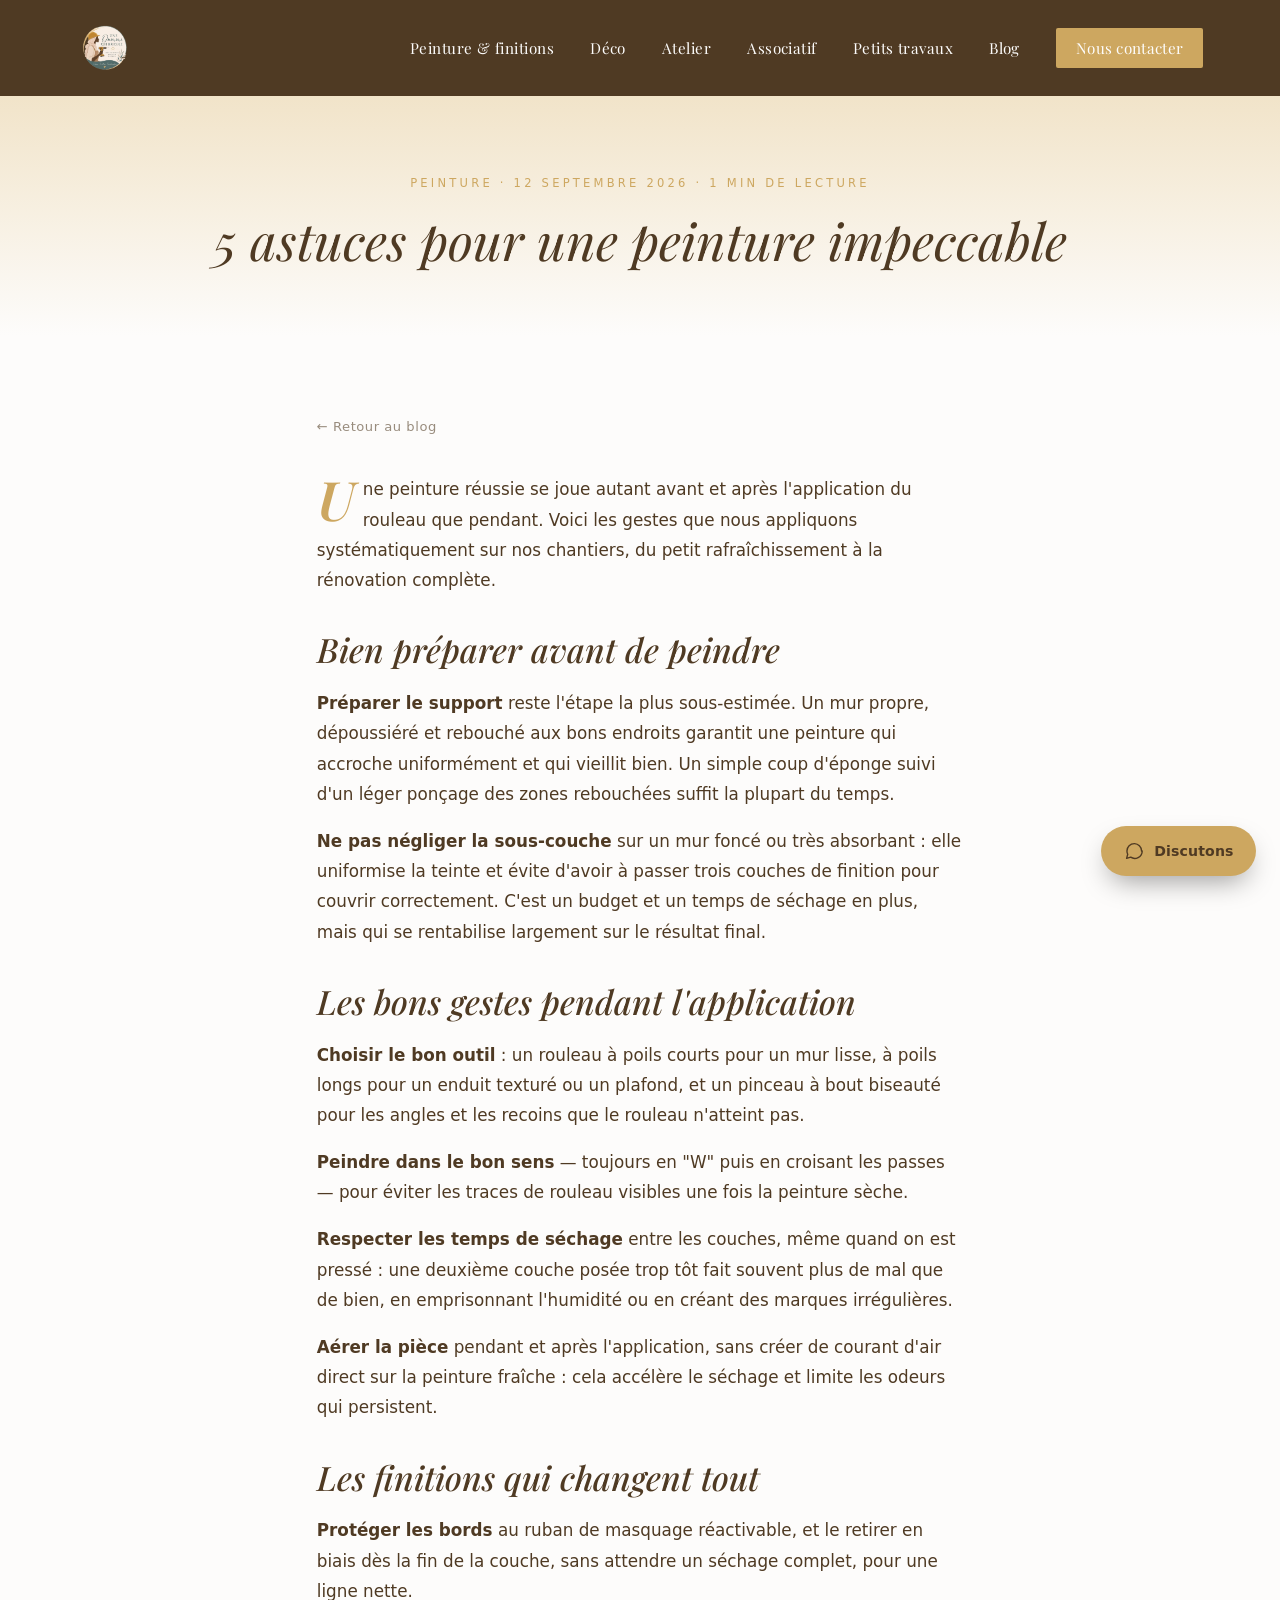
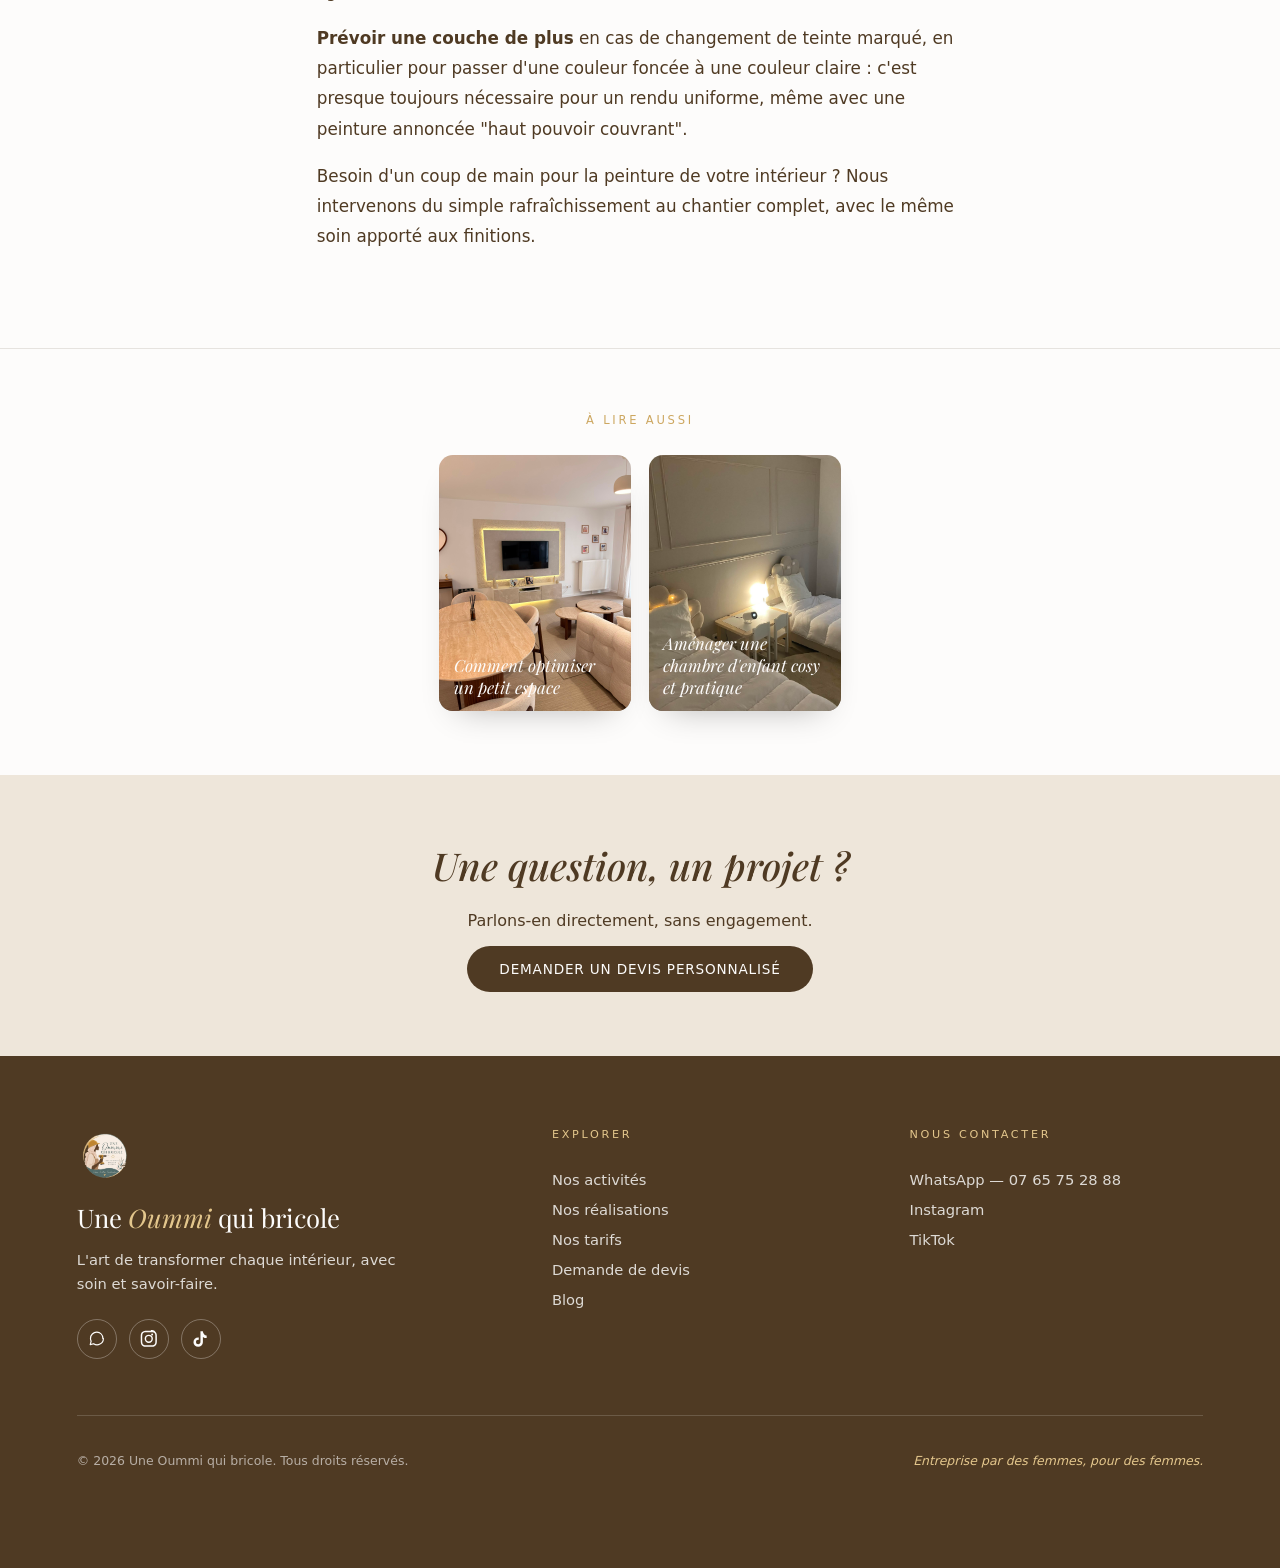
<file: blog-astuces-peinture.html>
<!DOCTYPE html>
<html lang="fr">
<head>
<meta charset="utf-8">
<meta name="viewport" content="width=device-width, initial-scale=1">
<title>5 astuces pour une peinture impeccable — Blog Une Oummi qui bricole</title>
<meta name="description" content="Les gestes simples qui font toute la différence sur un mur fraîchement repeint.">
<link rel="stylesheet" href="pages.css">
</head>
<body>
  <nav class="nav">
    <a class="brand" href="index.html"><img src="logo.png" alt="Une Oummi qui bricole" /></a>
    <ul class="pillars">
      <li><a href="index.html#univers">Peinture &amp; finitions</a></li>
      <li><a href="index.html#univers">Déco</a></li>
      <li><a href="index.html#univers">Atelier</a></li>
      <li><a href="index.html#univers">Associatif</a></li>
      <li><a href="index.html#univers">Petits travaux</a></li>
      <li><a href="blog.html">Blog</a></li>
      <li class="pillars-cta"><a class="cta-nav" href="index.html#devis">Nous contacter</a></li>
    </ul>
    <button class="nav-burger" id="navBurger" aria-label="Menu" aria-expanded="false"><span></span><span></span><span></span></button>
  </nav>

  <div class="page-title-block">
    <p class="page-eyebrow">Peinture &middot; 12 septembre 2026 &middot; 1 min de lecture</p>
    <h1 class="page-title">5 astuces pour une peinture impeccable</h1>
  </div>

  <div class="page-content">
    <a class="page-back" href="blog.html">&larr; Retour au blog</a>
    <div class="article-body reveal-stagger">
      <p>Une peinture réussie se joue autant avant et après l'application du rouleau que pendant. Voici les gestes que nous appliquons systématiquement sur nos chantiers, du petit rafraîchissement à la rénovation complète.</p>
      <h2>Bien préparer avant de peindre</h2>
      <p><strong>Préparer le support</strong> reste l'étape la plus sous-estimée. Un mur propre, dépoussiéré et rebouché aux bons endroits garantit une peinture qui accroche uniformément et qui vieillit bien. Un simple coup d'éponge suivi d'un léger ponçage des zones rebouchées suffit la plupart du temps.</p>
      <p><strong>Ne pas négliger la sous-couche</strong> sur un mur foncé ou très absorbant : elle uniformise la teinte et évite d'avoir à passer trois couches de finition pour couvrir correctement. C'est un budget et un temps de séchage en plus, mais qui se rentabilise largement sur le résultat final.</p>
      <h2>Les bons gestes pendant l'application</h2>
      <p><strong>Choisir le bon outil</strong> : un rouleau à poils courts pour un mur lisse, à poils longs pour un enduit texturé ou un plafond, et un pinceau à bout biseauté pour les angles et les recoins que le rouleau n'atteint pas.</p>
      <p><strong>Peindre dans le bon sens</strong> — toujours en "W" puis en croisant les passes — pour éviter les traces de rouleau visibles une fois la peinture sèche.</p>
      <p><strong>Respecter les temps de séchage</strong> entre les couches, même quand on est pressé : une deuxième couche posée trop tôt fait souvent plus de mal que de bien, en emprisonnant l'humidité ou en créant des marques irrégulières.</p>
      <p><strong>Aérer la pièce</strong> pendant et après l'application, sans créer de courant d'air direct sur la peinture fraîche : cela accélère le séchage et limite les odeurs qui persistent.</p>
      <h2>Les finitions qui changent tout</h2>
      <p><strong>Protéger les bords</strong> au ruban de masquage réactivable, et le retirer en biais dès la fin de la couche, sans attendre un séchage complet, pour une ligne nette.</p>
      <p><strong>Prévoir une couche de plus</strong> en cas de changement de teinte marqué, en particulier pour passer d'une couleur foncée à une couleur claire : c'est presque toujours nécessaire pour un rendu uniforme, même avec une peinture annoncée "haut pouvoir couvrant".</p>
      <p>Besoin d'un coup de main pour la peinture de votre intérieur ? Nous intervenons du simple rafraîchissement au chantier complet, avec le même soin apporté aux finitions.</p>
    </div>
  </div>

  <div class="related">
    <p class="related-title">À lire aussi</p>
    <div class="related-grid">
      <a class="related-card" href="blog-optimiser-petit-espace.html">
        <img src="salon-sejour.jpg" alt="" loading="lazy">
        <span>Comment optimiser un petit espace</span>
      </a>
      <a class="related-card" href="blog-choisir-artisan.html">
        <img src="projet-chambre-enfants.jpg" alt="" loading="lazy">
        <span>Aménager une chambre d'enfant cosy et pratique</span>
      </a>
    </div>
  </div>

  <div class="page-cta">
    <h2>Une question, un projet&nbsp;?</h2>
    <p>Parlons-en directement, sans engagement.</p>
    <a class="page-cta-btn" href="index.html#devis">Demander un devis personnalisé</a>
  </div>

  <footer class="site-footer">
    <div class="footer-top">
      <div class="footer-brand">
        <img src="logo.png" alt="Une Oummi qui bricole" class="footer-logo-img" />
        <p class="footer-logo">Une <span class="footer-logo-italic">Oummi</span> qui bricole</p>
        <p class="footer-tagline">L'art de transformer chaque intérieur, avec soin et savoir-faire.</p>
        <div class="footer-social">
          <a href="https://wa.me/33765752888" target="_blank" rel="noopener" aria-label="WhatsApp">
            <svg viewBox="0 0 24 24" aria-hidden="true" stroke-linecap="round" stroke-linejoin="round"><path d="M21 11.5a8.38 8.38 0 0 1-4.7 7.6 8.5 8.5 0 0 1-8.6-.4L3 20l1.3-4.7a8.38 8.38 0 0 1-.9-3.8 8.5 8.5 0 0 1 8.5-8.5h.3a8.48 8.48 0 0 1 8 8v.5z"/></svg>
          </a>
          <a href="https://www.instagram.com/une_oummi_qui_bricole/" target="_blank" rel="noopener" aria-label="Instagram">
            <svg viewBox="0 0 24 24" aria-hidden="true"><path d="M12 2.982c2.937 0 3.285.011 4.445.064 1.07.049 1.645.218 2.03.362.51.198.876.436 1.258.818.383.383.62.749.818 1.258.144.385.313.96.362 2.03.053 1.16.064 1.508.064 4.445s-.011 3.285-.064 4.445c-.049 1.07-.218 1.645-.362 2.03a3.48 3.48 0 0 1-.818 1.258 3.48 3.48 0 0 1-1.258.818c-.385.144-.96.313-2.03.362-1.16.053-1.508.064-4.445.064s-3.285-.011-4.445-.064c-1.07-.049-1.645-.218-2.03-.362a3.48 3.48 0 0 1-1.258-.818 3.48 3.48 0 0 1-.818-1.258c-.144-.385-.313-.96-.362-2.03-.053-1.16-.064-1.508-.064-4.445s.011-3.285.064-4.445c.049-1.07.218-1.645.362-2.03.198-.51.436-.876.818-1.258a3.48 3.48 0 0 1 1.258-.818c.385-.144.96-.313 2.03-.362 1.16-.053 1.508-.064 4.445-.064M12 1c-2.987 0-3.362.013-4.535.066-1.17.054-1.97.24-2.67.512a5.46 5.46 0 0 0-1.976 1.287 5.46 5.46 0 0 0-1.287 1.976c-.272.7-.458 1.5-.512 2.67C1.013 8.638 1 9.013 1 12s.013 3.362.066 4.535c.054 1.17.24 1.97.512 2.67a5.46 5.46 0 0 0 1.287 1.976 5.46 5.46 0 0 0 1.976 1.287c.7.272 1.5.458 2.67.512C8.638 22.987 9.013 23 12 23s3.362-.013 4.535-.066c1.17-.054 1.97-.24 2.67-.512a5.46 5.46 0 0 0 1.976-1.287 5.46 5.46 0 0 0 1.287-1.976c.272-.7.458-1.5.512-2.67.053-1.173.066-1.548.066-4.535s-.013-3.362-.066-4.535c-.054-1.17-.24-1.97-.512-2.67a5.46 5.46 0 0 0-1.287-1.976A5.46 5.46 0 0 0 19.205.578c-.7-.272-1.5-.458-2.67-.512C15.362 1.013 14.987 1 12 1zm0 5.351A5.649 5.649 0 1 0 12 17.649 5.649 5.649 0 0 0 12 6.351zm0 9.316a3.667 3.667 0 1 1 0-7.334 3.667 3.667 0 0 1 0 7.334zm5.884-9.54a1.32 1.32 0 1 1-2.64 0 1.32 1.32 0 0 1 2.64 0z"/></svg>
          </a>
          <a href="https://www.tiktok.com/@une.oummi.qui.bricole" target="_blank" rel="noopener" aria-label="TikTok">
            <svg viewBox="0 0 24 24" aria-hidden="true"><path d="M16.6 5.82c-1.1-1.02-1.72-2.45-1.72-3.97h-3.35v14.6c0 1.7-1.38 3.08-3.08 3.08a3.08 3.08 0 0 1 0-6.16c.28 0 .55.04.8.11V10.2a6.44 6.44 0 0 0-.8-.05A6.43 6.43 0 0 0 2 16.58 6.43 6.43 0 0 0 8.43 23a6.43 6.43 0 0 0 6.43-6.42V9.4a9.03 9.03 0 0 0 5.14 1.6V7.66c-1.19 0-2.29-.38-3.4-1.84z"/></svg>
          </a>
        </div>
      </div>

      <div class="footer-col">
        <p class="footer-col-title">Explorer</p>
        <a href="index.html#univers">Nos activités</a>
        <a href="index.html#realisations">Nos réalisations</a>
        <a href="index.html#tarifs">Nos tarifs</a>
        <a href="index.html#devis">Demande de devis</a>
        <a href="blog.html">Blog</a>
      </div>

      <div class="footer-col">
        <p class="footer-col-title">Nous contacter</p>
        <a href="https://wa.me/33765752888" target="_blank" rel="noopener">WhatsApp — 07 65 75 28 88</a>
        <a href="https://www.instagram.com/une_oummi_qui_bricole/" target="_blank" rel="noopener">Instagram</a>
        <a href="https://www.tiktok.com/@une.oummi.qui.bricole" target="_blank" rel="noopener">TikTok</a>
      </div>
    </div>

    <div class="footer-bottom">
      <p>&copy; 2026 Une Oummi qui bricole. Tous droits réservés.</p>
      <p class="footer-signature">Entreprise par des femmes, pour des femmes.</p>
    </div>
  </footer>

  <a class="whatsapp-float" href="https://wa.me/33765752888" target="_blank" rel="noopener" aria-label="Discuter avec nous">
    <svg viewBox="0 0 24 24" aria-hidden="true" stroke-linecap="round" stroke-linejoin="round"><path d="M21 11.5a8.38 8.38 0 0 1-4.7 7.6 8.5 8.5 0 0 1-8.6-.4L3 20l1.3-4.7a8.38 8.38 0 0 1-.9-3.8 8.5 8.5 0 0 1 8.5-8.5h.3a8.48 8.48 0 0 1 8 8v.5z"/></svg>
    <span>Discutons</span>
  </a>
  <script src="pages.js"></script>

</body>
</html>
</file>
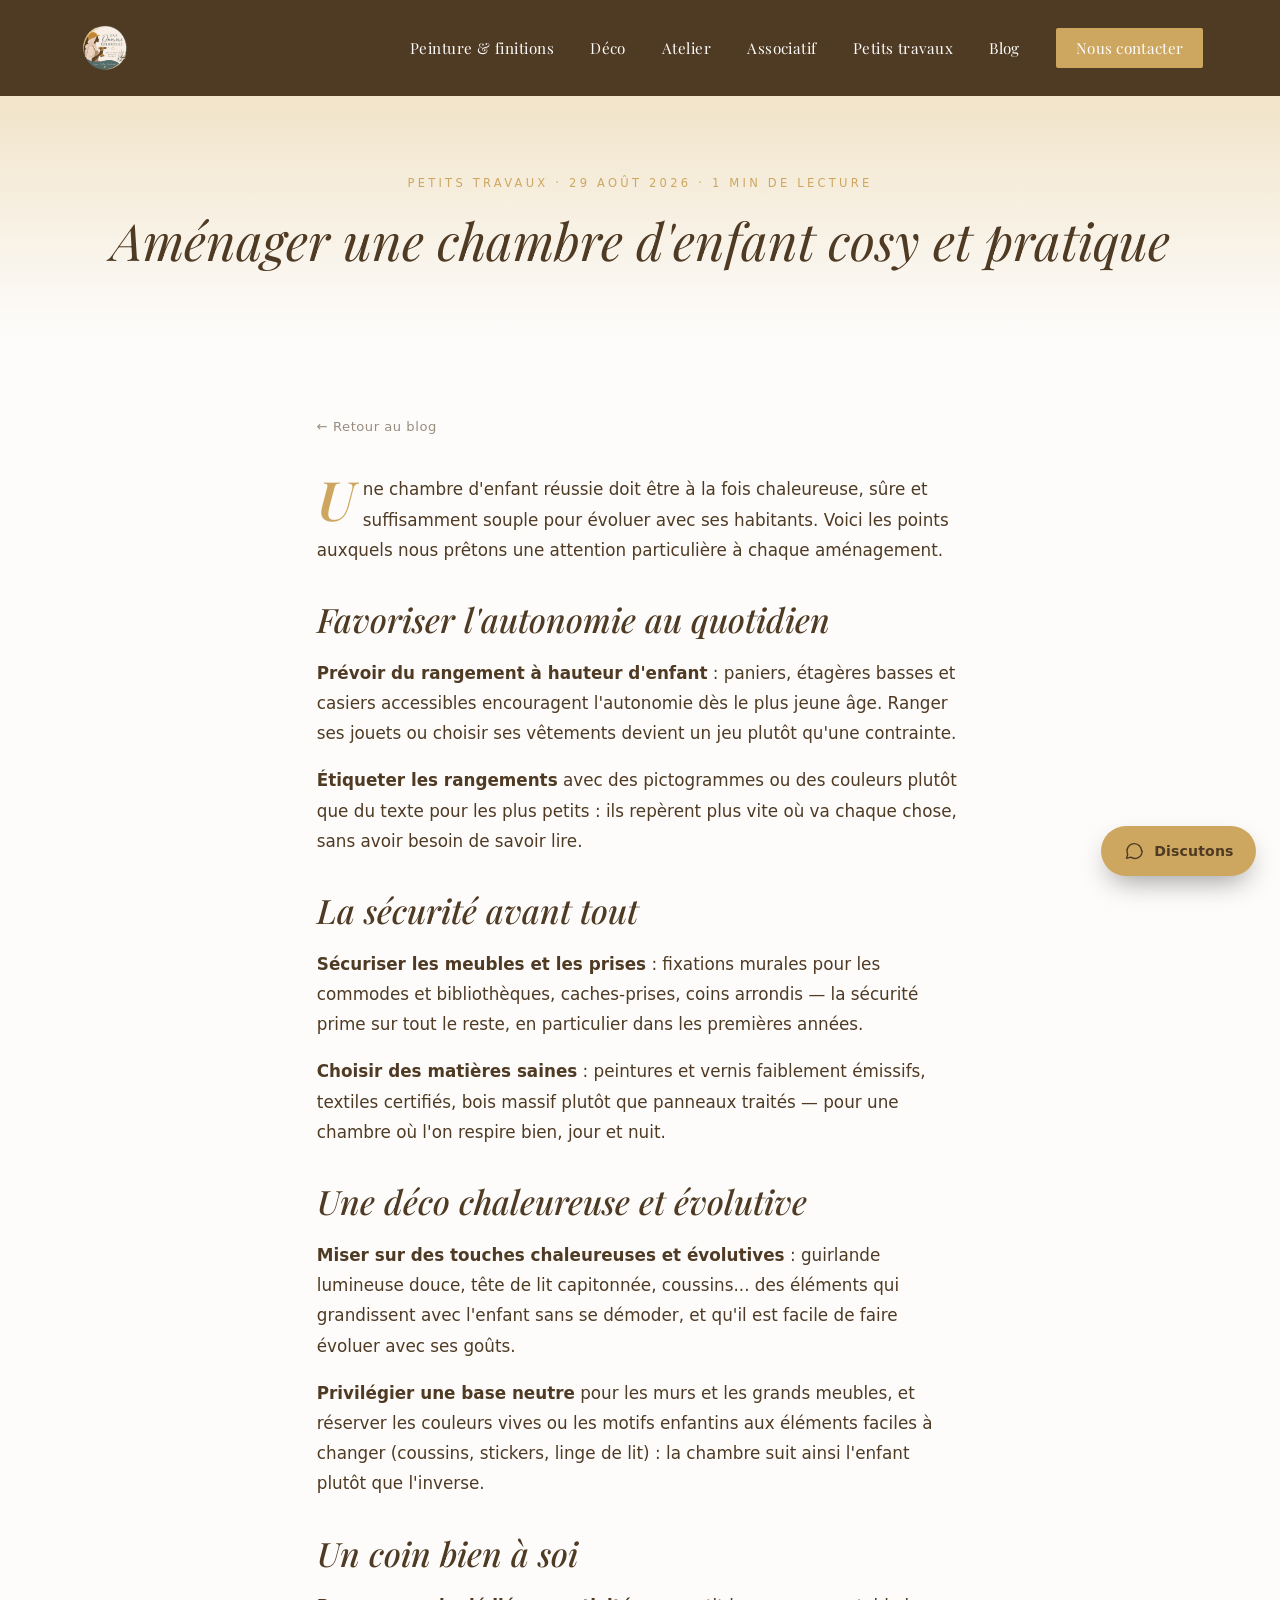
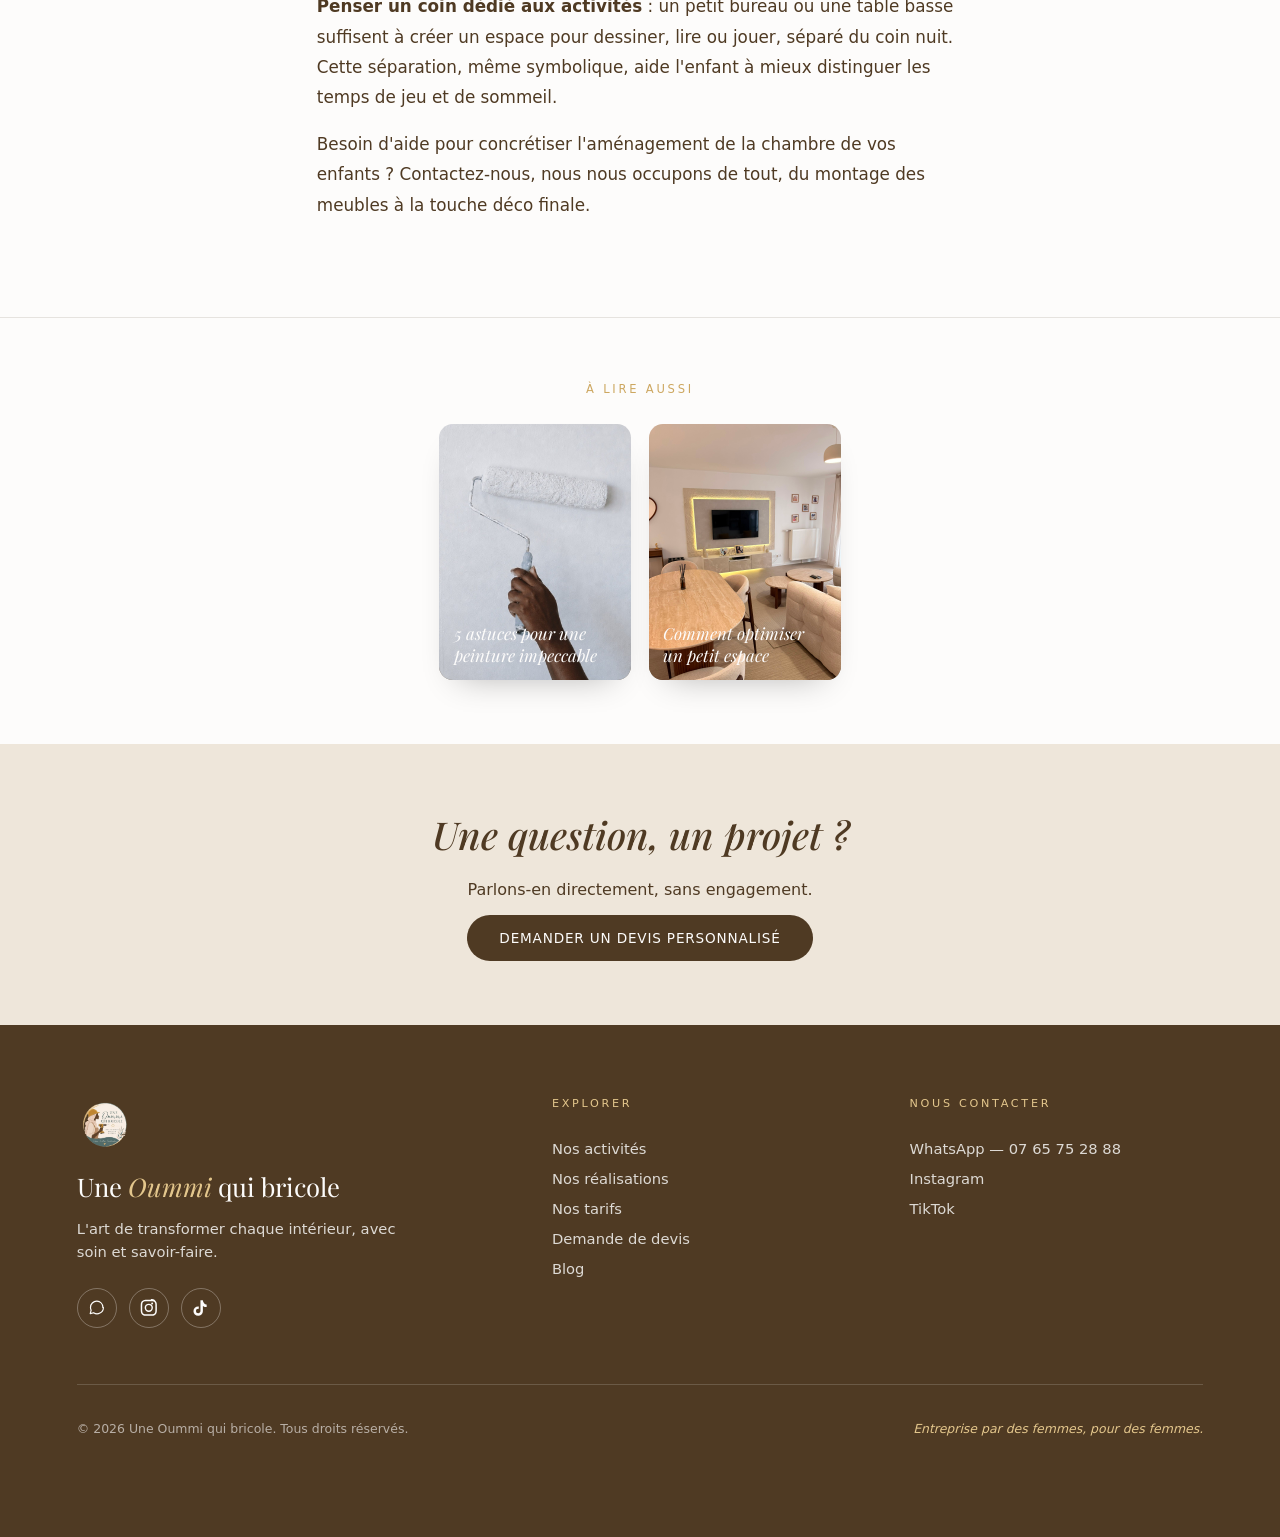
<file: blog-choisir-artisan.html>
<!DOCTYPE html>
<html lang="fr">
<head>
<meta charset="utf-8">
<meta name="viewport" content="width=device-width, initial-scale=1">
<title>Aménager une chambre d'enfant cosy et pratique — Blog Une Oummi qui bricole</title>
<meta name="description" content="Rangement, sécurité et petites touches déco pour une chambre d'enfant chaleureuse et bien pensée.">
<link rel="stylesheet" href="pages.css">
</head>
<body>
  <nav class="nav">
    <a class="brand" href="index.html"><img src="logo.png" alt="Une Oummi qui bricole" /></a>
    <ul class="pillars">
      <li><a href="index.html#univers">Peinture &amp; finitions</a></li>
      <li><a href="index.html#univers">Déco</a></li>
      <li><a href="index.html#univers">Atelier</a></li>
      <li><a href="index.html#univers">Associatif</a></li>
      <li><a href="index.html#univers">Petits travaux</a></li>
      <li><a href="blog.html">Blog</a></li>
      <li class="pillars-cta"><a class="cta-nav" href="index.html#devis">Nous contacter</a></li>
    </ul>
    <button class="nav-burger" id="navBurger" aria-label="Menu" aria-expanded="false"><span></span><span></span><span></span></button>
  </nav>

  <div class="page-title-block">
    <p class="page-eyebrow">Petits travaux &middot; 29 août 2026 &middot; 1 min de lecture</p>
    <h1 class="page-title">Aménager une chambre d'enfant cosy et pratique</h1>
  </div>

  <div class="page-content">
    <a class="page-back" href="blog.html">&larr; Retour au blog</a>
    <div class="article-body reveal-stagger">
      <p>Une chambre d'enfant réussie doit être à la fois chaleureuse, sûre et suffisamment souple pour évoluer avec ses habitants. Voici les points auxquels nous prêtons une attention particulière à chaque aménagement.</p>
      <h2>Favoriser l'autonomie au quotidien</h2>
      <p><strong>Prévoir du rangement à hauteur d'enfant</strong> : paniers, étagères basses et casiers accessibles encouragent l'autonomie dès le plus jeune âge. Ranger ses jouets ou choisir ses vêtements devient un jeu plutôt qu'une contrainte.</p>
      <p><strong>Étiqueter les rangements</strong> avec des pictogrammes ou des couleurs plutôt que du texte pour les plus petits : ils repèrent plus vite où va chaque chose, sans avoir besoin de savoir lire.</p>
      <h2>La sécurité avant tout</h2>
      <p><strong>Sécuriser les meubles et les prises</strong> : fixations murales pour les commodes et bibliothèques, caches-prises, coins arrondis — la sécurité prime sur tout le reste, en particulier dans les premières années.</p>
      <p><strong>Choisir des matières saines</strong> : peintures et vernis faiblement émissifs, textiles certifiés, bois massif plutôt que panneaux traités — pour une chambre où l'on respire bien, jour et nuit.</p>
      <h2>Une déco chaleureuse et évolutive</h2>
      <p><strong>Miser sur des touches chaleureuses et évolutives</strong> : guirlande lumineuse douce, tête de lit capitonnée, coussins... des éléments qui grandissent avec l'enfant sans se démoder, et qu'il est facile de faire évoluer avec ses goûts.</p>
      <p><strong>Privilégier une base neutre</strong> pour les murs et les grands meubles, et réserver les couleurs vives ou les motifs enfantins aux éléments faciles à changer (coussins, stickers, linge de lit) : la chambre suit ainsi l'enfant plutôt que l'inverse.</p>
      <h2>Un coin bien à soi</h2>
      <p><strong>Penser un coin dédié aux activités</strong> : un petit bureau ou une table basse suffisent à créer un espace pour dessiner, lire ou jouer, séparé du coin nuit. Cette séparation, même symbolique, aide l'enfant à mieux distinguer les temps de jeu et de sommeil.</p>
      <p>Besoin d'aide pour concrétiser l'aménagement de la chambre de vos enfants ? Contactez-nous, nous nous occupons de tout, du montage des meubles à la touche déco finale.</p>
    </div>
  </div>

  <div class="related">
    <p class="related-title">À lire aussi</p>
    <div class="related-grid">
      <a class="related-card" href="blog-astuces-peinture.html">
        <img src="associatif-photo.jpg" alt="" loading="lazy">
        <span>5 astuces pour une peinture impeccable</span>
      </a>
      <a class="related-card" href="blog-optimiser-petit-espace.html">
        <img src="salon-sejour.jpg" alt="" loading="lazy">
        <span>Comment optimiser un petit espace</span>
      </a>
    </div>
  </div>

  <div class="page-cta">
    <h2>Une question, un projet&nbsp;?</h2>
    <p>Parlons-en directement, sans engagement.</p>
    <a class="page-cta-btn" href="index.html#devis">Demander un devis personnalisé</a>
  </div>

  <footer class="site-footer">
    <div class="footer-top">
      <div class="footer-brand">
        <img src="logo.png" alt="Une Oummi qui bricole" class="footer-logo-img" />
        <p class="footer-logo">Une <span class="footer-logo-italic">Oummi</span> qui bricole</p>
        <p class="footer-tagline">L'art de transformer chaque intérieur, avec soin et savoir-faire.</p>
        <div class="footer-social">
          <a href="https://wa.me/33765752888" target="_blank" rel="noopener" aria-label="WhatsApp">
            <svg viewBox="0 0 24 24" aria-hidden="true" stroke-linecap="round" stroke-linejoin="round"><path d="M21 11.5a8.38 8.38 0 0 1-4.7 7.6 8.5 8.5 0 0 1-8.6-.4L3 20l1.3-4.7a8.38 8.38 0 0 1-.9-3.8 8.5 8.5 0 0 1 8.5-8.5h.3a8.48 8.48 0 0 1 8 8v.5z"/></svg>
          </a>
          <a href="https://www.instagram.com/une_oummi_qui_bricole/" target="_blank" rel="noopener" aria-label="Instagram">
            <svg viewBox="0 0 24 24" aria-hidden="true"><path d="M12 2.982c2.937 0 3.285.011 4.445.064 1.07.049 1.645.218 2.03.362.51.198.876.436 1.258.818.383.383.62.749.818 1.258.144.385.313.96.362 2.03.053 1.16.064 1.508.064 4.445s-.011 3.285-.064 4.445c-.049 1.07-.218 1.645-.362 2.03a3.48 3.48 0 0 1-.818 1.258 3.48 3.48 0 0 1-1.258.818c-.385.144-.96.313-2.03.362-1.16.053-1.508.064-4.445.064s-3.285-.011-4.445-.064c-1.07-.049-1.645-.218-2.03-.362a3.48 3.48 0 0 1-1.258-.818 3.48 3.48 0 0 1-.818-1.258c-.144-.385-.313-.96-.362-2.03-.053-1.16-.064-1.508-.064-4.445s.011-3.285.064-4.445c.049-1.07.218-1.645.362-2.03.198-.51.436-.876.818-1.258a3.48 3.48 0 0 1 1.258-.818c.385-.144.96-.313 2.03-.362 1.16-.053 1.508-.064 4.445-.064M12 1c-2.987 0-3.362.013-4.535.066-1.17.054-1.97.24-2.67.512a5.46 5.46 0 0 0-1.976 1.287 5.46 5.46 0 0 0-1.287 1.976c-.272.7-.458 1.5-.512 2.67C1.013 8.638 1 9.013 1 12s.013 3.362.066 4.535c.054 1.17.24 1.97.512 2.67a5.46 5.46 0 0 0 1.287 1.976 5.46 5.46 0 0 0 1.976 1.287c.7.272 1.5.458 2.67.512C8.638 22.987 9.013 23 12 23s3.362-.013 4.535-.066c1.17-.054 1.97-.24 2.67-.512a5.46 5.46 0 0 0 1.976-1.287 5.46 5.46 0 0 0 1.287-1.976c.272-.7.458-1.5.512-2.67.053-1.173.066-1.548.066-4.535s-.013-3.362-.066-4.535c-.054-1.17-.24-1.97-.512-2.67a5.46 5.46 0 0 0-1.287-1.976A5.46 5.46 0 0 0 19.205.578c-.7-.272-1.5-.458-2.67-.512C15.362 1.013 14.987 1 12 1zm0 5.351A5.649 5.649 0 1 0 12 17.649 5.649 5.649 0 0 0 12 6.351zm0 9.316a3.667 3.667 0 1 1 0-7.334 3.667 3.667 0 0 1 0 7.334zm5.884-9.54a1.32 1.32 0 1 1-2.64 0 1.32 1.32 0 0 1 2.64 0z"/></svg>
          </a>
          <a href="https://www.tiktok.com/@une.oummi.qui.bricole" target="_blank" rel="noopener" aria-label="TikTok">
            <svg viewBox="0 0 24 24" aria-hidden="true"><path d="M16.6 5.82c-1.1-1.02-1.72-2.45-1.72-3.97h-3.35v14.6c0 1.7-1.38 3.08-3.08 3.08a3.08 3.08 0 0 1 0-6.16c.28 0 .55.04.8.11V10.2a6.44 6.44 0 0 0-.8-.05A6.43 6.43 0 0 0 2 16.58 6.43 6.43 0 0 0 8.43 23a6.43 6.43 0 0 0 6.43-6.42V9.4a9.03 9.03 0 0 0 5.14 1.6V7.66c-1.19 0-2.29-.38-3.4-1.84z"/></svg>
          </a>
        </div>
      </div>

      <div class="footer-col">
        <p class="footer-col-title">Explorer</p>
        <a href="index.html#univers">Nos activités</a>
        <a href="index.html#realisations">Nos réalisations</a>
        <a href="index.html#tarifs">Nos tarifs</a>
        <a href="index.html#devis">Demande de devis</a>
        <a href="blog.html">Blog</a>
      </div>

      <div class="footer-col">
        <p class="footer-col-title">Nous contacter</p>
        <a href="https://wa.me/33765752888" target="_blank" rel="noopener">WhatsApp — 07 65 75 28 88</a>
        <a href="https://www.instagram.com/une_oummi_qui_bricole/" target="_blank" rel="noopener">Instagram</a>
        <a href="https://www.tiktok.com/@une.oummi.qui.bricole" target="_blank" rel="noopener">TikTok</a>
      </div>
    </div>

    <div class="footer-bottom">
      <p>&copy; 2026 Une Oummi qui bricole. Tous droits réservés.</p>
      <p class="footer-signature">Entreprise par des femmes, pour des femmes.</p>
    </div>
  </footer>

  <a class="whatsapp-float" href="https://wa.me/33765752888" target="_blank" rel="noopener" aria-label="Discuter avec nous">
    <svg viewBox="0 0 24 24" aria-hidden="true" stroke-linecap="round" stroke-linejoin="round"><path d="M21 11.5a8.38 8.38 0 0 1-4.7 7.6 8.5 8.5 0 0 1-8.6-.4L3 20l1.3-4.7a8.38 8.38 0 0 1-.9-3.8 8.5 8.5 0 0 1 8.5-8.5h.3a8.48 8.48 0 0 1 8 8v.5z"/></svg>
    <span>Discutons</span>
  </a>
  <script src="pages.js"></script>

</body>
</html>
</file>
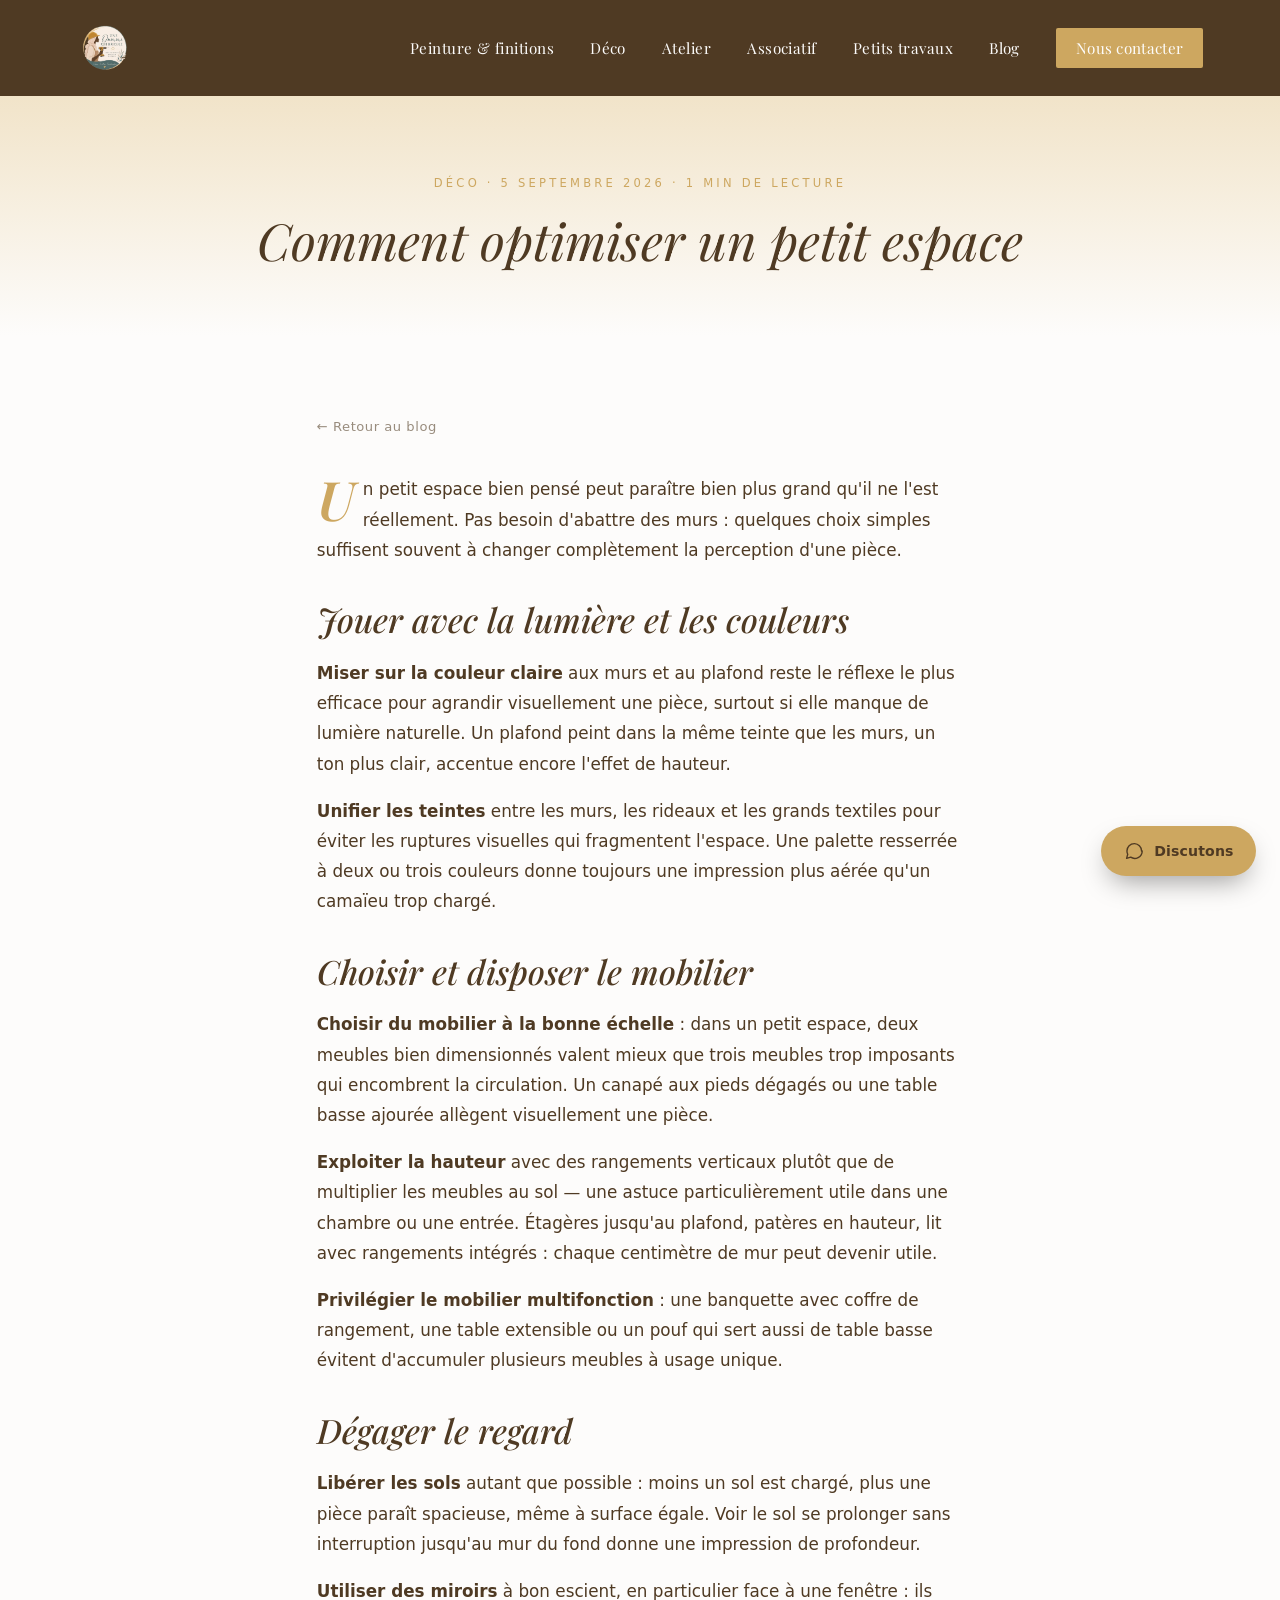
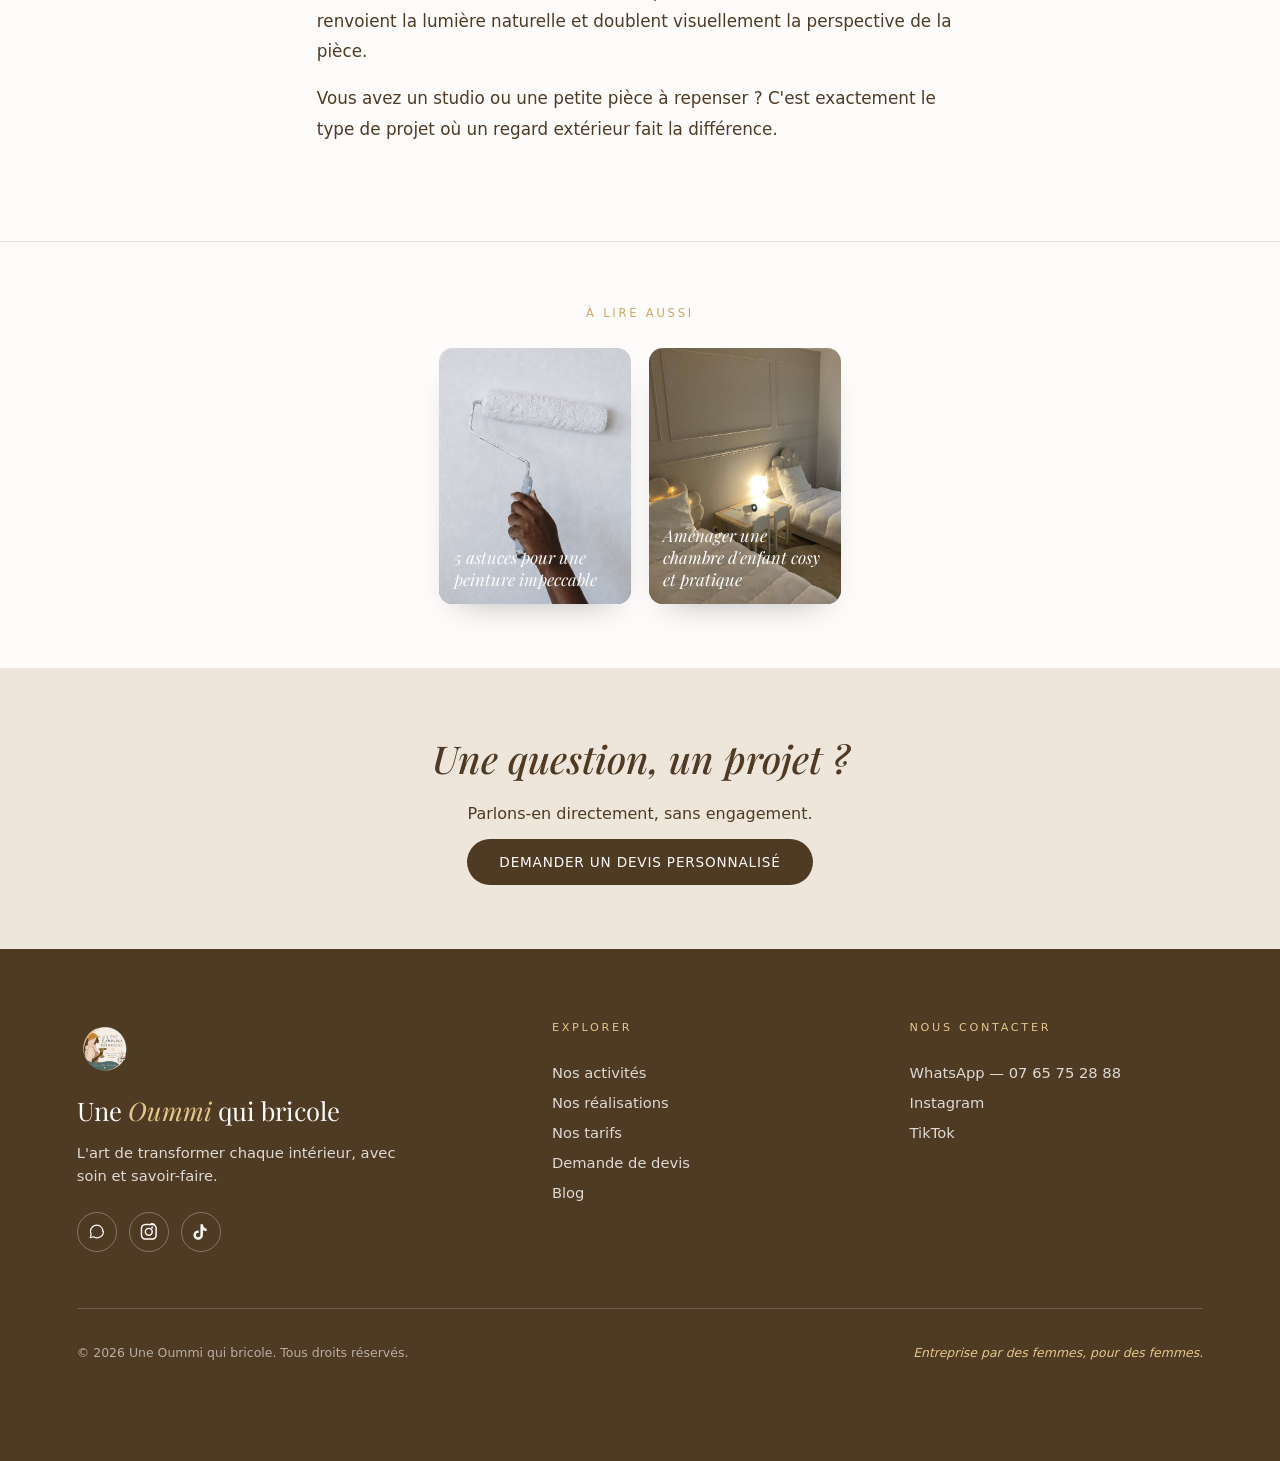
<file: blog-optimiser-petit-espace.html>
<!DOCTYPE html>
<html lang="fr">
<head>
<meta charset="utf-8">
<meta name="viewport" content="width=device-width, initial-scale=1">
<title>Comment optimiser un petit espace — Blog Une Oummi qui bricole</title>
<meta name="description" content="Quelques principes simples pour donner de l'air à une pièce, sans pousser les murs.">
<link rel="stylesheet" href="pages.css">
</head>
<body>
  <nav class="nav">
    <a class="brand" href="index.html"><img src="logo.png" alt="Une Oummi qui bricole" /></a>
    <ul class="pillars">
      <li><a href="index.html#univers">Peinture &amp; finitions</a></li>
      <li><a href="index.html#univers">Déco</a></li>
      <li><a href="index.html#univers">Atelier</a></li>
      <li><a href="index.html#univers">Associatif</a></li>
      <li><a href="index.html#univers">Petits travaux</a></li>
      <li><a href="blog.html">Blog</a></li>
      <li class="pillars-cta"><a class="cta-nav" href="index.html#devis">Nous contacter</a></li>
    </ul>
    <button class="nav-burger" id="navBurger" aria-label="Menu" aria-expanded="false"><span></span><span></span><span></span></button>
  </nav>

  <div class="page-title-block">
    <p class="page-eyebrow">Déco &middot; 5 septembre 2026 &middot; 1 min de lecture</p>
    <h1 class="page-title">Comment optimiser un petit espace</h1>
  </div>

  <div class="page-content">
    <a class="page-back" href="blog.html">&larr; Retour au blog</a>
    <div class="article-body reveal-stagger">
      <p>Un petit espace bien pensé peut paraître bien plus grand qu'il ne l'est réellement. Pas besoin d'abattre des murs : quelques choix simples suffisent souvent à changer complètement la perception d'une pièce.</p>
      <h2>Jouer avec la lumière et les couleurs</h2>
      <p><strong>Miser sur la couleur claire</strong> aux murs et au plafond reste le réflexe le plus efficace pour agrandir visuellement une pièce, surtout si elle manque de lumière naturelle. Un plafond peint dans la même teinte que les murs, un ton plus clair, accentue encore l'effet de hauteur.</p>
      <p><strong>Unifier les teintes</strong> entre les murs, les rideaux et les grands textiles pour éviter les ruptures visuelles qui fragmentent l'espace. Une palette resserrée à deux ou trois couleurs donne toujours une impression plus aérée qu'un camaïeu trop chargé.</p>
      <h2>Choisir et disposer le mobilier</h2>
      <p><strong>Choisir du mobilier à la bonne échelle</strong> : dans un petit espace, deux meubles bien dimensionnés valent mieux que trois meubles trop imposants qui encombrent la circulation. Un canapé aux pieds dégagés ou une table basse ajourée allègent visuellement une pièce.</p>
      <p><strong>Exploiter la hauteur</strong> avec des rangements verticaux plutôt que de multiplier les meubles au sol — une astuce particulièrement utile dans une chambre ou une entrée. Étagères jusqu'au plafond, patères en hauteur, lit avec rangements intégrés : chaque centimètre de mur peut devenir utile.</p>
      <p><strong>Privilégier le mobilier multifonction</strong> : une banquette avec coffre de rangement, une table extensible ou un pouf qui sert aussi de table basse évitent d'accumuler plusieurs meubles à usage unique.</p>
      <h2>Dégager le regard</h2>
      <p><strong>Libérer les sols</strong> autant que possible : moins un sol est chargé, plus une pièce paraît spacieuse, même à surface égale. Voir le sol se prolonger sans interruption jusqu'au mur du fond donne une impression de profondeur.</p>
      <p><strong>Utiliser des miroirs</strong> à bon escient, en particulier face à une fenêtre : ils renvoient la lumière naturelle et doublent visuellement la perspective de la pièce.</p>
      <p>Vous avez un studio ou une petite pièce à repenser ? C'est exactement le type de projet où un regard extérieur fait la différence.</p>
    </div>
  </div>

  <div class="related">
    <p class="related-title">À lire aussi</p>
    <div class="related-grid">
      <a class="related-card" href="blog-astuces-peinture.html">
        <img src="associatif-photo.jpg" alt="" loading="lazy">
        <span>5 astuces pour une peinture impeccable</span>
      </a>
      <a class="related-card" href="blog-choisir-artisan.html">
        <img src="projet-chambre-enfants.jpg" alt="" loading="lazy">
        <span>Aménager une chambre d'enfant cosy et pratique</span>
      </a>
    </div>
  </div>

  <div class="page-cta">
    <h2>Une question, un projet&nbsp;?</h2>
    <p>Parlons-en directement, sans engagement.</p>
    <a class="page-cta-btn" href="index.html#devis">Demander un devis personnalisé</a>
  </div>

  <footer class="site-footer">
    <div class="footer-top">
      <div class="footer-brand">
        <img src="logo.png" alt="Une Oummi qui bricole" class="footer-logo-img" />
        <p class="footer-logo">Une <span class="footer-logo-italic">Oummi</span> qui bricole</p>
        <p class="footer-tagline">L'art de transformer chaque intérieur, avec soin et savoir-faire.</p>
        <div class="footer-social">
          <a href="https://wa.me/33765752888" target="_blank" rel="noopener" aria-label="WhatsApp">
            <svg viewBox="0 0 24 24" aria-hidden="true" stroke-linecap="round" stroke-linejoin="round"><path d="M21 11.5a8.38 8.38 0 0 1-4.7 7.6 8.5 8.5 0 0 1-8.6-.4L3 20l1.3-4.7a8.38 8.38 0 0 1-.9-3.8 8.5 8.5 0 0 1 8.5-8.5h.3a8.48 8.48 0 0 1 8 8v.5z"/></svg>
          </a>
          <a href="https://www.instagram.com/une_oummi_qui_bricole/" target="_blank" rel="noopener" aria-label="Instagram">
            <svg viewBox="0 0 24 24" aria-hidden="true"><path d="M12 2.982c2.937 0 3.285.011 4.445.064 1.07.049 1.645.218 2.03.362.51.198.876.436 1.258.818.383.383.62.749.818 1.258.144.385.313.96.362 2.03.053 1.16.064 1.508.064 4.445s-.011 3.285-.064 4.445c-.049 1.07-.218 1.645-.362 2.03a3.48 3.48 0 0 1-.818 1.258 3.48 3.48 0 0 1-1.258.818c-.385.144-.96.313-2.03.362-1.16.053-1.508.064-4.445.064s-3.285-.011-4.445-.064c-1.07-.049-1.645-.218-2.03-.362a3.48 3.48 0 0 1-1.258-.818 3.48 3.48 0 0 1-.818-1.258c-.144-.385-.313-.96-.362-2.03-.053-1.16-.064-1.508-.064-4.445s.011-3.285.064-4.445c.049-1.07.218-1.645.362-2.03.198-.51.436-.876.818-1.258a3.48 3.48 0 0 1 1.258-.818c.385-.144.96-.313 2.03-.362 1.16-.053 1.508-.064 4.445-.064M12 1c-2.987 0-3.362.013-4.535.066-1.17.054-1.97.24-2.67.512a5.46 5.46 0 0 0-1.976 1.287 5.46 5.46 0 0 0-1.287 1.976c-.272.7-.458 1.5-.512 2.67C1.013 8.638 1 9.013 1 12s.013 3.362.066 4.535c.054 1.17.24 1.97.512 2.67a5.46 5.46 0 0 0 1.287 1.976 5.46 5.46 0 0 0 1.976 1.287c.7.272 1.5.458 2.67.512C8.638 22.987 9.013 23 12 23s3.362-.013 4.535-.066c1.17-.054 1.97-.24 2.67-.512a5.46 5.46 0 0 0 1.976-1.287 5.46 5.46 0 0 0 1.287-1.976c.272-.7.458-1.5.512-2.67.053-1.173.066-1.548.066-4.535s-.013-3.362-.066-4.535c-.054-1.17-.24-1.97-.512-2.67a5.46 5.46 0 0 0-1.287-1.976A5.46 5.46 0 0 0 19.205.578c-.7-.272-1.5-.458-2.67-.512C15.362 1.013 14.987 1 12 1zm0 5.351A5.649 5.649 0 1 0 12 17.649 5.649 5.649 0 0 0 12 6.351zm0 9.316a3.667 3.667 0 1 1 0-7.334 3.667 3.667 0 0 1 0 7.334zm5.884-9.54a1.32 1.32 0 1 1-2.64 0 1.32 1.32 0 0 1 2.64 0z"/></svg>
          </a>
          <a href="https://www.tiktok.com/@une.oummi.qui.bricole" target="_blank" rel="noopener" aria-label="TikTok">
            <svg viewBox="0 0 24 24" aria-hidden="true"><path d="M16.6 5.82c-1.1-1.02-1.72-2.45-1.72-3.97h-3.35v14.6c0 1.7-1.38 3.08-3.08 3.08a3.08 3.08 0 0 1 0-6.16c.28 0 .55.04.8.11V10.2a6.44 6.44 0 0 0-.8-.05A6.43 6.43 0 0 0 2 16.58 6.43 6.43 0 0 0 8.43 23a6.43 6.43 0 0 0 6.43-6.42V9.4a9.03 9.03 0 0 0 5.14 1.6V7.66c-1.19 0-2.29-.38-3.4-1.84z"/></svg>
          </a>
        </div>
      </div>

      <div class="footer-col">
        <p class="footer-col-title">Explorer</p>
        <a href="index.html#univers">Nos activités</a>
        <a href="index.html#realisations">Nos réalisations</a>
        <a href="index.html#tarifs">Nos tarifs</a>
        <a href="index.html#devis">Demande de devis</a>
        <a href="blog.html">Blog</a>
      </div>

      <div class="footer-col">
        <p class="footer-col-title">Nous contacter</p>
        <a href="https://wa.me/33765752888" target="_blank" rel="noopener">WhatsApp — 07 65 75 28 88</a>
        <a href="https://www.instagram.com/une_oummi_qui_bricole/" target="_blank" rel="noopener">Instagram</a>
        <a href="https://www.tiktok.com/@une.oummi.qui.bricole" target="_blank" rel="noopener">TikTok</a>
      </div>
    </div>

    <div class="footer-bottom">
      <p>&copy; 2026 Une Oummi qui bricole. Tous droits réservés.</p>
      <p class="footer-signature">Entreprise par des femmes, pour des femmes.</p>
    </div>
  </footer>

  <a class="whatsapp-float" href="https://wa.me/33765752888" target="_blank" rel="noopener" aria-label="Discuter avec nous">
    <svg viewBox="0 0 24 24" aria-hidden="true" stroke-linecap="round" stroke-linejoin="round"><path d="M21 11.5a8.38 8.38 0 0 1-4.7 7.6 8.5 8.5 0 0 1-8.6-.4L3 20l1.3-4.7a8.38 8.38 0 0 1-.9-3.8 8.5 8.5 0 0 1 8.5-8.5h.3a8.48 8.48 0 0 1 8 8v.5z"/></svg>
    <span>Discutons</span>
  </a>
  <script src="pages.js"></script>

</body>
</html>
</file>
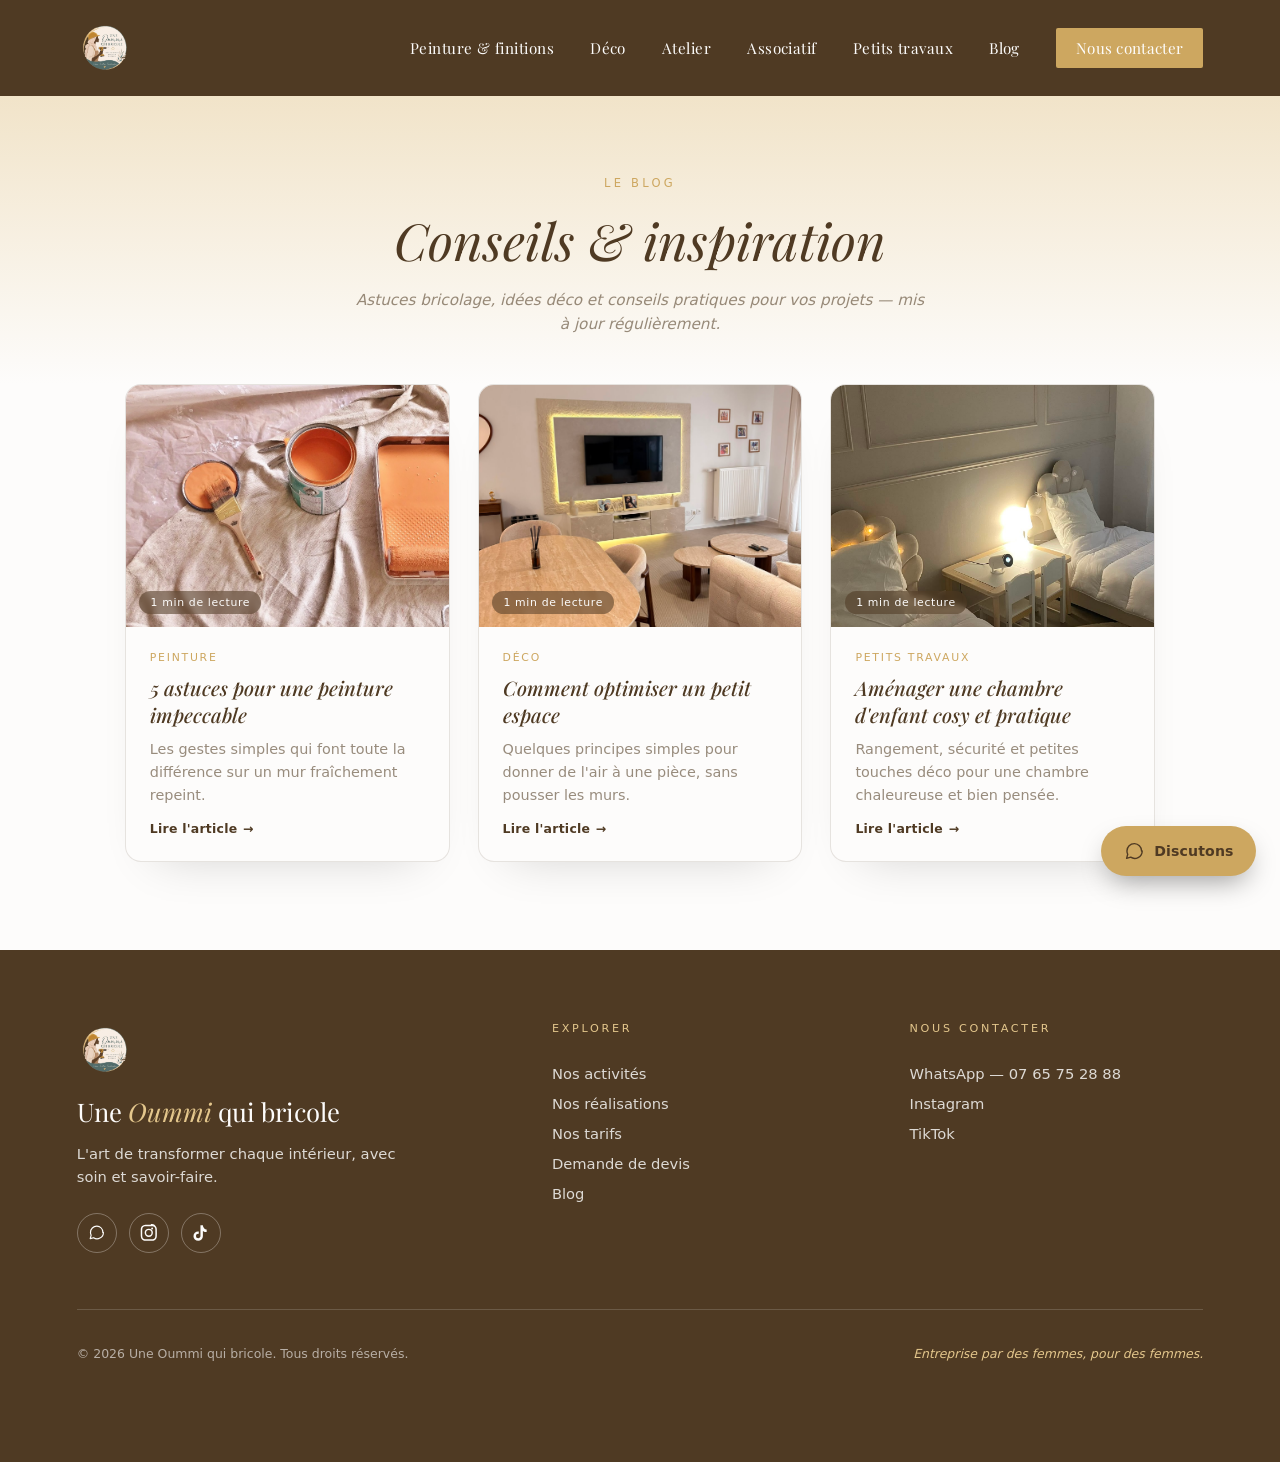
<file: blog.html>
<!DOCTYPE html>
<html lang="fr">
<head>
<meta charset="utf-8">
<meta name="viewport" content="width=device-width, initial-scale=1">
<title>Blog — Une Oummi qui bricole</title>
<meta name="description" content="Conseils bricolage, idées déco et astuces pratiques pour vos projets.">
<link rel="stylesheet" href="pages.css">
</head>
<body>
  <nav class="nav">
    <a class="brand" href="index.html"><img src="logo.png" alt="Une Oummi qui bricole" /></a>
    <ul class="pillars">
      <li><a href="index.html#univers">Peinture &amp; finitions</a></li>
      <li><a href="index.html#univers">Déco</a></li>
      <li><a href="index.html#univers">Atelier</a></li>
      <li><a href="index.html#univers">Associatif</a></li>
      <li><a href="index.html#univers">Petits travaux</a></li>
      <li><a href="blog.html">Blog</a></li>
      <li class="pillars-cta"><a class="cta-nav" href="index.html#devis">Nous contacter</a></li>
    </ul>
    <button class="nav-burger" id="navBurger" aria-label="Menu" aria-expanded="false"><span></span><span></span><span></span></button>
  </nav>

  <div class="page-title-block">
    <p class="page-eyebrow">Le blog</p>
    <h1 class="page-title">Conseils &amp; inspiration</h1>
    <p class="page-subtitle">Astuces bricolage, idées déco et conseils pratiques pour vos projets — mis à jour régulièrement.</p>
  </div>

  <div class="blog-grid">
      <a class="blog-card reveal" href="blog-astuces-peinture.html">
        <div class="blog-card-media">
          <img src="peinture-photo.jpg" alt="" loading="lazy">
          <span class="blog-card-read">1 min de lecture</span>
        </div>
        <div class="blog-card-body">
          <p class="blog-card-tag">Peinture</p>
          <h3 class="blog-card-title">5 astuces pour une peinture impeccable</h3>
          <p class="blog-card-excerpt">Les gestes simples qui font toute la différence sur un mur fraîchement repeint.</p>
          <span class="blog-card-arrow">Lire l'article <span aria-hidden="true">&rarr;</span></span>
        </div>
      </a>
      <a class="blog-card reveal" href="blog-optimiser-petit-espace.html">
        <div class="blog-card-media">
          <img src="salon-sejour.jpg" alt="" loading="lazy">
          <span class="blog-card-read">1 min de lecture</span>
        </div>
        <div class="blog-card-body">
          <p class="blog-card-tag">Déco</p>
          <h3 class="blog-card-title">Comment optimiser un petit espace</h3>
          <p class="blog-card-excerpt">Quelques principes simples pour donner de l'air à une pièce, sans pousser les murs.</p>
          <span class="blog-card-arrow">Lire l'article <span aria-hidden="true">&rarr;</span></span>
        </div>
      </a>
      <a class="blog-card reveal" href="blog-choisir-artisan.html">
        <div class="blog-card-media">
          <img src="projet-chambre-enfants.jpg" alt="" loading="lazy">
          <span class="blog-card-read">1 min de lecture</span>
        </div>
        <div class="blog-card-body">
          <p class="blog-card-tag">Petits travaux</p>
          <h3 class="blog-card-title">Aménager une chambre d'enfant cosy et pratique</h3>
          <p class="blog-card-excerpt">Rangement, sécurité et petites touches déco pour une chambre chaleureuse et bien pensée.</p>
          <span class="blog-card-arrow">Lire l'article <span aria-hidden="true">&rarr;</span></span>
        </div>
      </a>
  </div>

  <footer class="site-footer">
    <div class="footer-top">
      <div class="footer-brand">
        <img src="logo.png" alt="Une Oummi qui bricole" class="footer-logo-img" />
        <p class="footer-logo">Une <span class="footer-logo-italic">Oummi</span> qui bricole</p>
        <p class="footer-tagline">L'art de transformer chaque intérieur, avec soin et savoir-faire.</p>
        <div class="footer-social">
          <a href="https://wa.me/33765752888" target="_blank" rel="noopener" aria-label="WhatsApp">
            <svg viewBox="0 0 24 24" aria-hidden="true" stroke-linecap="round" stroke-linejoin="round"><path d="M21 11.5a8.38 8.38 0 0 1-4.7 7.6 8.5 8.5 0 0 1-8.6-.4L3 20l1.3-4.7a8.38 8.38 0 0 1-.9-3.8 8.5 8.5 0 0 1 8.5-8.5h.3a8.48 8.48 0 0 1 8 8v.5z"/></svg>
          </a>
          <a href="https://www.instagram.com/une_oummi_qui_bricole/" target="_blank" rel="noopener" aria-label="Instagram">
            <svg viewBox="0 0 24 24" aria-hidden="true"><path d="M12 2.982c2.937 0 3.285.011 4.445.064 1.07.049 1.645.218 2.03.362.51.198.876.436 1.258.818.383.383.62.749.818 1.258.144.385.313.96.362 2.03.053 1.16.064 1.508.064 4.445s-.011 3.285-.064 4.445c-.049 1.07-.218 1.645-.362 2.03a3.48 3.48 0 0 1-.818 1.258 3.48 3.48 0 0 1-1.258.818c-.385.144-.96.313-2.03.362-1.16.053-1.508.064-4.445.064s-3.285-.011-4.445-.064c-1.07-.049-1.645-.218-2.03-.362a3.48 3.48 0 0 1-1.258-.818 3.48 3.48 0 0 1-.818-1.258c-.144-.385-.313-.96-.362-2.03-.053-1.16-.064-1.508-.064-4.445s.011-3.285.064-4.445c.049-1.07.218-1.645.362-2.03.198-.51.436-.876.818-1.258a3.48 3.48 0 0 1 1.258-.818c.385-.144.96-.313 2.03-.362 1.16-.053 1.508-.064 4.445-.064M12 1c-2.987 0-3.362.013-4.535.066-1.17.054-1.97.24-2.67.512a5.46 5.46 0 0 0-1.976 1.287 5.46 5.46 0 0 0-1.287 1.976c-.272.7-.458 1.5-.512 2.67C1.013 8.638 1 9.013 1 12s.013 3.362.066 4.535c.054 1.17.24 1.97.512 2.67a5.46 5.46 0 0 0 1.287 1.976 5.46 5.46 0 0 0 1.976 1.287c.7.272 1.5.458 2.67.512C8.638 22.987 9.013 23 12 23s3.362-.013 4.535-.066c1.17-.054 1.97-.24 2.67-.512a5.46 5.46 0 0 0 1.976-1.287 5.46 5.46 0 0 0 1.287-1.976c.272-.7.458-1.5.512-2.67.053-1.173.066-1.548.066-4.535s-.013-3.362-.066-4.535c-.054-1.17-.24-1.97-.512-2.67a5.46 5.46 0 0 0-1.287-1.976A5.46 5.46 0 0 0 19.205.578c-.7-.272-1.5-.458-2.67-.512C15.362 1.013 14.987 1 12 1zm0 5.351A5.649 5.649 0 1 0 12 17.649 5.649 5.649 0 0 0 12 6.351zm0 9.316a3.667 3.667 0 1 1 0-7.334 3.667 3.667 0 0 1 0 7.334zm5.884-9.54a1.32 1.32 0 1 1-2.64 0 1.32 1.32 0 0 1 2.64 0z"/></svg>
          </a>
          <a href="https://www.tiktok.com/@une.oummi.qui.bricole" target="_blank" rel="noopener" aria-label="TikTok">
            <svg viewBox="0 0 24 24" aria-hidden="true"><path d="M16.6 5.82c-1.1-1.02-1.72-2.45-1.72-3.97h-3.35v14.6c0 1.7-1.38 3.08-3.08 3.08a3.08 3.08 0 0 1 0-6.16c.28 0 .55.04.8.11V10.2a6.44 6.44 0 0 0-.8-.05A6.43 6.43 0 0 0 2 16.58 6.43 6.43 0 0 0 8.43 23a6.43 6.43 0 0 0 6.43-6.42V9.4a9.03 9.03 0 0 0 5.14 1.6V7.66c-1.19 0-2.29-.38-3.4-1.84z"/></svg>
          </a>
        </div>
      </div>

      <div class="footer-col">
        <p class="footer-col-title">Explorer</p>
        <a href="index.html#univers">Nos activités</a>
        <a href="index.html#realisations">Nos réalisations</a>
        <a href="index.html#tarifs">Nos tarifs</a>
        <a href="index.html#devis">Demande de devis</a>
        <a href="blog.html">Blog</a>
      </div>

      <div class="footer-col">
        <p class="footer-col-title">Nous contacter</p>
        <a href="https://wa.me/33765752888" target="_blank" rel="noopener">WhatsApp — 07 65 75 28 88</a>
        <a href="https://www.instagram.com/une_oummi_qui_bricole/" target="_blank" rel="noopener">Instagram</a>
        <a href="https://www.tiktok.com/@une.oummi.qui.bricole" target="_blank" rel="noopener">TikTok</a>
      </div>
    </div>

    <div class="footer-bottom">
      <p>&copy; 2026 Une Oummi qui bricole. Tous droits réservés.</p>
      <p class="footer-signature">Entreprise par des femmes, pour des femmes.</p>
    </div>
  </footer>

  <a class="whatsapp-float" href="https://wa.me/33765752888" target="_blank" rel="noopener" aria-label="Discuter avec nous">
    <svg viewBox="0 0 24 24" aria-hidden="true" stroke-linecap="round" stroke-linejoin="round"><path d="M21 11.5a8.38 8.38 0 0 1-4.7 7.6 8.5 8.5 0 0 1-8.6-.4L3 20l1.3-4.7a8.38 8.38 0 0 1-.9-3.8 8.5 8.5 0 0 1 8.5-8.5h.3a8.48 8.48 0 0 1 8 8v.5z"/></svg>
    <span>Discutons</span>
  </a>
  <script src="pages.js"></script>

</body>
</html>
</file>
<file: pages.css>
@import url('https://fonts.googleapis.com/css2?family=Playfair+Display:ital,wght@0,400;0,500;0,600;1,400;1,500&family=IBM+Plex+Sans:wght@400;500;600&display=swap');

:root {
  --cream:      #FDFCFB;
  --sand:       #DCCAB2;
  --mauve:      #8B6F52;
  --mauve-deep: #4F3A23;
  --espresso:   #4F3A23;
  --gold:       #CDA760;
  --gold-hi:    #E3C68C;
  --paper:      #FDFCFB;
  --bg: var(--cream);
  --fg: var(--espresso);
  --fg-muted: color-mix(in srgb, var(--espresso) 58%, transparent);
  --accent: var(--mauve-deep);
  --accent-ink: var(--paper);
  --hairline: color-mix(in srgb, var(--espresso) 13%, transparent);
}

* { box-sizing: border-box; }
html, body { margin: 0; background: var(--bg); color: var(--fg); font-family: ui-sans-serif, system-ui, -apple-system, sans-serif; overflow-x: hidden; -webkit-font-smoothing: antialiased; }
img { max-width: 100%; }
a { color: inherit; }

/* ================= NAV ================= */
.nav {
  position: relative; z-index: 20; display: flex; align-items: center; justify-content: space-between; gap: 1.5rem;
  padding: 1.25rem clamp(1.25rem, 6vw, 5rem); background: var(--espresso);
}
.brand { display: flex; align-items: center; }
.brand img { height: 3.5rem; width: auto; display: block; }
.plain-amp { font-family: ui-sans-serif, system-ui, sans-serif; font-style: normal; }
.pillars { display: flex; align-items: center; gap: clamp(1rem, 3vw, 2.25rem); list-style: none; margin: 0; padding: 0; font-family: 'Playfair Display', ui-serif, Georgia, serif; font-weight: 400; font-size: 0.95rem; letter-spacing: 0.03em; color: var(--paper); }
.pillars a { color: inherit; text-decoration: none; }
.pillars a:hover { color: var(--gold-hi); }
.pillars-cta { display: flex; align-items: center; }
.cta-nav { display: inline-block; font-family: 'Playfair Display', ui-serif, Georgia, serif; font-weight: 400; font-size: 0.95rem; letter-spacing: 0.02em; color: var(--espresso); background: var(--gold); border: none; padding: 0.65rem 1.25rem; border-radius: 2px; white-space: nowrap; text-decoration: none; }
.nav-burger { display: none; flex-direction: column; justify-content: center; gap: 5px; width: 1.9rem; height: 1.9rem; background: none; border: none; padding: 0; cursor: pointer; flex: none; }
.nav-burger span { display: block; width: 100%; height: 2px; border-radius: 2px; background: var(--paper); transition: transform 0.3s ease, opacity 0.3s ease; }
.nav.is-open .nav-burger span:nth-child(1) { transform: translateY(7px) rotate(45deg); }
.nav.is-open .nav-burger span:nth-child(2) { opacity: 0; }
.nav.is-open .nav-burger span:nth-child(3) { transform: translateY(-7px) rotate(-45deg); }
@media (max-width: 860px) {
  .nav-burger { display: flex; }
  .pillars {
    position: absolute; top: 100%; left: 0; right: 0; flex-direction: column; align-items: stretch; gap: 0;
    background: var(--espresso); padding: 0 clamp(1.25rem, 6vw, 5rem);
    max-height: 0; min-height: 0; overflow: hidden; transition: max-height 0.35s ease, padding 0.35s ease;
  }
  .nav.is-open .pillars { padding: 0.5rem clamp(1.25rem, 6vw, 5rem) 1.25rem; }
  .nav.is-open .pillars { max-height: 30rem; }
  .pillars li { width: 100%; padding: 0.9rem 0; border-bottom: 1px solid color-mix(in srgb, var(--paper) 16%, transparent); font-size: 0.85rem; }
  .pillars li:last-child { border-bottom: none; }
  .pillars-cta { justify-content: flex-start; padding-top: 1rem !important; }
}

/* ================= PAGE HERO ================= */
.page-hero { position: relative; min-height: 60vh; display: flex; align-items: flex-end; overflow: hidden; background: var(--espresso); }
.page-hero img { position: absolute; inset: 0; width: 100%; height: 100%; object-fit: cover; }
.page-hero::after {
  content: ''; position: absolute; inset: 0;
  background: linear-gradient(180deg, color-mix(in srgb, var(--espresso) 35%, transparent) 0%, color-mix(in srgb, var(--espresso) 78%, transparent) 100%);
}
.page-hero-content { position: relative; z-index: 1; padding: clamp(3rem, 8vw, 5rem) clamp(1.25rem, 6vw, 5rem); max-width: 50rem; }
.page-hero-eyebrow { font-family: ui-sans-serif, system-ui, sans-serif; font-size: 0.72rem; letter-spacing: 0.28em; text-transform: uppercase; color: var(--gold-hi); margin: 0 0 1rem; }
.page-hero-title { font-family: 'Playfair Display', ui-serif, Georgia, serif; font-style: italic; font-weight: 500; font-size: clamp(2.3rem, 5.5vw, 3.6rem); color: var(--paper); margin: 0; text-wrap: balance; }

/* ================= PAGE CONTENT ================= */
.page-content { padding: clamp(3rem, 7vw, 5rem) clamp(1.25rem, 6vw, 5rem); max-width: 50rem; margin: 0 auto; }
.page-content p { font-size: 1.05rem; line-height: 1.8; color: var(--fg); }
.page-content h2 { font-family: 'Playfair Display', ui-serif, Georgia, serif; font-style: italic; font-weight: 500; font-size: clamp(1.6rem, 3vw, 2.1rem); margin: 2rem 0 1rem; }
.page-back { display: inline-flex; align-items: center; gap: 0.4rem; font-family: ui-sans-serif, system-ui, sans-serif; font-size: 0.82rem; letter-spacing: 0.04em; color: var(--fg-muted); text-decoration: none; margin-bottom: 1.5rem; transition: gap 0.2s ease, color 0.2s ease; }
.page-back:hover { color: var(--gold); gap: 0.65rem; }

.page-gallery-title { text-align: center; font-family: ui-sans-serif, system-ui, sans-serif; font-size: 0.72rem; letter-spacing: 0.24em; text-transform: uppercase; color: var(--gold); margin: 0 0 2rem; }
.page-gallery { padding: 0 clamp(1.25rem, 6vw, 5rem) clamp(3rem, 7vw, 5rem); max-width: 74rem; margin: 0 auto; }
.page-gallery-grid { display: grid; grid-template-columns: repeat(auto-fit, minmax(14rem, 20rem)); justify-content: center; gap: 1rem; }
.page-gallery-item { position: relative; border-radius: 14px; overflow: hidden; cursor: zoom-in; box-shadow: 0 1rem 2rem -1rem rgba(0,0,0,0.25); background: var(--sand); }
.page-gallery-item img { width: 100%; aspect-ratio: 4/5; object-fit: cover; display: block; transition: transform 0.5s cubic-bezier(0.16, 1, 0.3, 1); }
.page-gallery-item::after {
  content: '+'; position: absolute; inset: 0; display: flex; align-items: center; justify-content: center;
  font-family: 'Playfair Display', ui-serif, Georgia, serif; font-size: 2rem; color: var(--paper);
  background: color-mix(in srgb, var(--espresso) 32%, transparent); opacity: 0; transition: opacity 0.3s ease;
}
@media (hover: hover) {
  .page-gallery-item:hover img { transform: scale(1.08); }
  .page-gallery-item:hover::after { opacity: 1; }
}

.lightbox {
  position: fixed; inset: 0; z-index: 200; background: color-mix(in srgb, var(--espresso) 92%, black 8%);
  display: flex; align-items: center; justify-content: center; padding: 2rem;
  opacity: 0; pointer-events: none; transition: opacity 0.25s ease;
}
.lightbox.is-open { opacity: 1; pointer-events: auto; }
.lightbox img { max-width: min(90vw, 60rem); max-height: 85vh; object-fit: contain; border-radius: 6px; box-shadow: 0 2rem 4rem -1rem rgba(0,0,0,0.5); }
.lightbox-close {
  position: absolute; top: 1.5rem; right: 1.5rem; width: 2.75rem; height: 2.75rem; border-radius: 50%;
  border: 1px solid color-mix(in srgb, var(--paper) 40%, transparent); background: transparent; color: var(--paper);
  font-size: 1.3rem; cursor: pointer; display: flex; align-items: center; justify-content: center;
}
.lightbox-close:hover { border-color: var(--gold); color: var(--gold); }

/* ================= REVEAL ON SCROLL ================= */
.reveal { opacity: 0; transform: translateY(24px); transition: opacity 0.7s cubic-bezier(0.16, 1, 0.3, 1), transform 0.7s cubic-bezier(0.16, 1, 0.3, 1); }
.reveal.is-visible { opacity: 1; transform: translateY(0); }
.reveal-stagger.is-visible > * { opacity: 1; transform: translateY(0); }
.reveal-stagger > * { opacity: 0; transform: translateY(20px); transition: opacity 0.6s cubic-bezier(0.16, 1, 0.3, 1), transform 0.6s cubic-bezier(0.16, 1, 0.3, 1); }
.reveal-stagger > *:nth-child(1) { transition-delay: 0s; }
.reveal-stagger > *:nth-child(2) { transition-delay: 0.08s; }
.reveal-stagger > *:nth-child(3) { transition-delay: 0.16s; }
.reveal-stagger > *:nth-child(4) { transition-delay: 0.24s; }
.reveal-stagger > *:nth-child(5) { transition-delay: 0.32s; }

/* ================= RELATED ACTIVITIES ================= */
.related { padding: clamp(2.5rem, 6vw, 4rem) clamp(1.25rem, 6vw, 5rem); background: var(--cream); border-top: 1px solid var(--hairline); }
.related-title { text-align: center; font-family: ui-sans-serif, system-ui, sans-serif; font-size: 0.72rem; letter-spacing: 0.24em; text-transform: uppercase; color: var(--gold); margin: 0 0 1.75rem; }
.related-grid { display: grid; grid-template-columns: repeat(auto-fit, minmax(9rem, 12rem)); justify-content: center; gap: 1.1rem; max-width: 74rem; margin: 0 auto; }
.related-card { position: relative; display: block; aspect-ratio: 3/4; border-radius: 14px; overflow: hidden; text-decoration: none; box-shadow: 0 1rem 2rem -1.2rem rgba(0,0,0,0.3); }
.related-card img { position: absolute; inset: 0; width: 100%; height: 100%; object-fit: cover; transition: transform 0.5s cubic-bezier(0.16, 1, 0.3, 1); }
.related-card::before { content: ''; position: absolute; inset: 0; background: linear-gradient(180deg, transparent 40%, color-mix(in srgb, var(--espresso) 75%, transparent) 100%); }
.related-card span { position: absolute; left: 0.9rem; right: 0.9rem; bottom: 0.85rem; z-index: 1; font-family: 'Playfair Display', ui-serif, Georgia, serif; font-style: italic; font-size: 1.05rem; color: var(--paper); }
@media (hover: hover) {
  .related-card:hover img { transform: scale(1.1); }
}
@media (max-width: 480px) {
  .related-grid { grid-template-columns: repeat(2, 1fr); }
}

.page-cta { text-align: center; padding: clamp(2.5rem, 6vw, 4rem) clamp(1.25rem, 6vw, 5rem); background: color-mix(in srgb, var(--sand) 45%, var(--cream)); }
.page-cta h2 { font-family: 'Playfair Display', ui-serif, Georgia, serif; font-style: italic; font-weight: 500; font-size: clamp(1.7rem, 3.5vw, 2.4rem); margin: 0 0 1.25rem; }
.page-cta-btn {
  display: inline-block; font-family: ui-sans-serif, system-ui, sans-serif; font-size: 0.85rem; letter-spacing: 0.06em; text-transform: uppercase;
  color: var(--accent-ink); background: var(--accent); border: none; padding: 0.95rem 2rem; border-radius: 999px; cursor: pointer; text-decoration: none;
  transition: transform 0.25s ease, box-shadow 0.25s ease; box-shadow: 0 0.5rem 1.5rem -0.75rem transparent;
}
.page-cta-btn:hover { transform: translateY(-0.15rem); box-shadow: 0 0.85rem 1.75rem -0.75rem color-mix(in srgb, var(--espresso) 55%, transparent); }

/* ================= BLOG LIST ================= */
.blog-grid { display: grid; grid-template-columns: repeat(auto-fit, minmax(17rem, 1fr)); gap: 1.75rem; max-width: 74rem; margin: 0 auto; padding: 0 clamp(1.25rem, 6vw, 5rem) clamp(3.5rem, 7vw, 5.5rem); }
.blog-card { display: block; text-decoration: none; color: inherit; border-radius: 16px; overflow: hidden; background: var(--paper); border: 1px solid var(--hairline); box-shadow: 0 1.5rem 3rem -2rem rgba(0,0,0,0.2); transition: transform 0.3s cubic-bezier(0.16, 1, 0.3, 1), box-shadow 0.3s ease; }
.blog-card:hover { transform: translateY(-0.5rem); box-shadow: 0 2rem 3.5rem -1.75rem rgba(0,0,0,0.3); }
.blog-card-media { position: relative; overflow: hidden; aspect-ratio: 4/3; }
.blog-card-media img { width: 100%; height: 100%; object-fit: cover; display: block; transition: transform 0.5s cubic-bezier(0.16, 1, 0.3, 1); }
@media (hover: hover) { .blog-card:hover .blog-card-media img { transform: scale(1.08); } }
.blog-card-read { position: absolute; left: 0.85rem; bottom: 0.85rem; font-family: ui-sans-serif, system-ui, sans-serif; font-size: 0.68rem; letter-spacing: 0.06em; color: var(--paper); background: color-mix(in srgb, var(--espresso) 55%, transparent); backdrop-filter: blur(3px); padding: 0.3rem 0.7rem; border-radius: 999px; }
.blog-card-body { padding: 1.5rem; }
.blog-card-tag { font-family: ui-sans-serif, system-ui, sans-serif; font-size: 0.68rem; letter-spacing: 0.16em; text-transform: uppercase; color: var(--gold); margin: 0 0 0.6rem; }
.blog-card-title { font-family: 'Playfair Display', ui-serif, Georgia, serif; font-style: italic; font-weight: 500; font-size: 1.25rem; margin: 0 0 0.6rem; transition: color 0.2s ease; }
.blog-card:hover .blog-card-title { color: var(--mauve-deep); }
.blog-card-excerpt { font-family: ui-sans-serif, system-ui, sans-serif; font-size: 0.9rem; line-height: 1.6; color: var(--fg-muted); margin: 0; }
.blog-card-arrow { display: inline-flex; align-items: center; gap: 0.35rem; margin-top: 0.9rem; font-family: ui-sans-serif, system-ui, sans-serif; font-size: 0.78rem; font-weight: 600; letter-spacing: 0.02em; color: var(--mauve-deep); }
.blog-card:hover .blog-card-arrow span { transform: translateX(0.3rem); }
.blog-card-arrow span { display: inline-block; transition: transform 0.25s ease; }

.article-body p:first-of-type::first-letter {
  font-family: 'Playfair Display', ui-serif, Georgia, serif; font-style: italic; font-weight: 600; color: var(--gold);
  float: left; font-size: 3.4rem; line-height: 0.85; padding: 0.1rem 0.5rem 0 0;
}

.page-title-block {
  text-align: center; padding: clamp(3rem, 7vw, 5rem) clamp(1.25rem, 6vw, 5rem) clamp(2rem, 4vw, 3rem);
  background: linear-gradient(180deg, color-mix(in srgb, var(--gold-hi) 45%, var(--cream)) 0%, var(--cream) 100%);
}
.page-eyebrow { font-family: ui-sans-serif, system-ui, sans-serif; font-size: 0.72rem; letter-spacing: 0.28em; text-transform: uppercase; color: var(--gold); margin: 0 0 1rem; }
.page-title { font-family: 'Playfair Display', ui-serif, Georgia, serif; font-style: italic; font-weight: 400; font-size: clamp(2.2rem, 5vw, 3.2rem); color: var(--fg); margin: 0 0 0.85rem; }
.page-subtitle { font-family: ui-sans-serif, system-ui, sans-serif; font-style: italic; font-size: 0.95rem; line-height: 1.6; color: var(--fg-muted); max-width: 36rem; margin: 0 auto; }

/* ================= FOOTER ================= */
.site-footer { background: var(--espresso); color: color-mix(in srgb, var(--paper) 82%, transparent); padding: clamp(3rem, 6vw, 4.5rem) clamp(1.5rem, 6vw, 5rem) 0; }
.footer-top {
  display: grid; grid-template-columns: 1.4fr 1fr 1fr; gap: clamp(2.5rem, 5vw, 4rem);
  padding-bottom: clamp(2.5rem, 5vw, 3.5rem); border-bottom: 1px solid color-mix(in srgb, var(--paper) 16%, transparent);
  text-align: left;
}
.footer-logo { font-family: 'Playfair Display', ui-serif, Georgia, serif; font-weight: 400; font-size: 1.6rem; color: var(--paper); margin: 0 0 0.85rem; }
.footer-logo-img { height: 3.5rem; width: auto; display: block; margin: 0 0 1rem; }
.footer-logo-italic { font-style: italic; color: var(--gold-hi); }
.footer-tagline { font-family: ui-sans-serif, system-ui, sans-serif; font-size: 0.92rem; line-height: 1.6; max-width: 22rem; margin: 0 0 1.5rem; }
.footer-social { display: flex; gap: 0.75rem; }
.footer-social a {
  display: flex; align-items: center; justify-content: center; width: 2.5rem; height: 2.5rem; border-radius: 50%;
  border: 1px solid color-mix(in srgb, var(--paper) 30%, transparent); color: var(--paper); transition: background 0.2s, border-color 0.2s;
}
.footer-social a:hover { background: var(--gold); border-color: var(--gold); color: var(--espresso); }
.footer-social svg { width: 1.1rem; height: 1.1rem; fill: currentColor; flex: none; }
.footer-social a[aria-label="WhatsApp"] svg { fill: none; stroke: currentColor; stroke-width: 1.6; }
.footer-col-title { font-family: ui-sans-serif, system-ui, sans-serif; font-size: 0.7rem; letter-spacing: 0.24em; text-transform: uppercase; color: var(--gold-hi); margin: 0 0 1.1rem; }
.footer-col { display: flex; flex-direction: column; gap: 0.75rem; }
.footer-col a { font-family: ui-sans-serif, system-ui, sans-serif; font-size: 0.92rem; color: inherit; text-decoration: none; width: fit-content; border-bottom: 1px solid transparent; transition: border-color 0.2s, color 0.2s; }
.footer-col a:hover { color: var(--gold-hi); border-color: var(--gold-hi); }
.footer-bottom {
  display: flex; flex-wrap: wrap; align-items: center; justify-content: space-between; gap: 0.75rem;
  padding: 1.5rem 0 5.5rem; font-family: ui-sans-serif, system-ui, sans-serif; font-size: 0.78rem;
  color: color-mix(in srgb, var(--paper) 60%, transparent);
}
.footer-signature { font-style: italic; color: var(--gold-hi); }
@media (max-width: 720px) {
  .site-footer { padding: 2.5rem 1.25rem 0; text-align: center; }
  .footer-top { grid-template-columns: 1fr 1fr; text-align: left; gap: 1.75rem 1.25rem; padding-bottom: 1.75rem; }
  .footer-brand { grid-column: 1 / -1; text-align: center; }
  .footer-logo-img { margin: 0 auto 0.75rem; }
  .footer-logo { margin-bottom: 0.6rem; }
  .footer-tagline { margin: 0 auto 1.1rem; }
  .footer-social { justify-content: center; }
  .footer-col { align-items: flex-start; gap: 0.6rem; }
  .footer-col-title { margin-bottom: 0.75rem; }
  .footer-bottom { flex-direction: column; text-align: center; padding: 1.1rem 0 4.5rem; gap: 0.4rem; }
}

/* ================= WHATSAPP FLOAT ================= */
.whatsapp-float {
  position: fixed; bottom: 1.5rem; right: 1.5rem; z-index: 60;
  display: inline-flex; align-items: center; gap: 0.6rem;
  background: var(--gold); color: var(--espresso); text-decoration: none;
  font-family: ui-sans-serif, system-ui, sans-serif; font-weight: 600; font-size: 0.88rem; letter-spacing: 0.01em;
  padding: 0.9rem 1.4rem; border-radius: 999px;
  box-shadow: 0 0.75rem 1.75rem -0.5rem rgba(0,0,0,0.4);
  transition: transform 0.25s ease, box-shadow 0.25s ease;
}
.whatsapp-float:hover { transform: translateY(-0.15rem); box-shadow: 0 1rem 2rem -0.5rem rgba(0,0,0,0.45); }
.whatsapp-float svg { width: 1.3rem; height: 1.3rem; fill: none; stroke: currentColor; stroke-width: 1.6; flex: none; }
@media (max-width: 720px) {
  .whatsapp-float { padding: 0.75rem 1.1rem; font-size: 0.8rem; bottom: 1.1rem; right: 1.1rem; }
  .whatsapp-float svg { width: 1.15rem; height: 1.15rem; }
}
</file>
